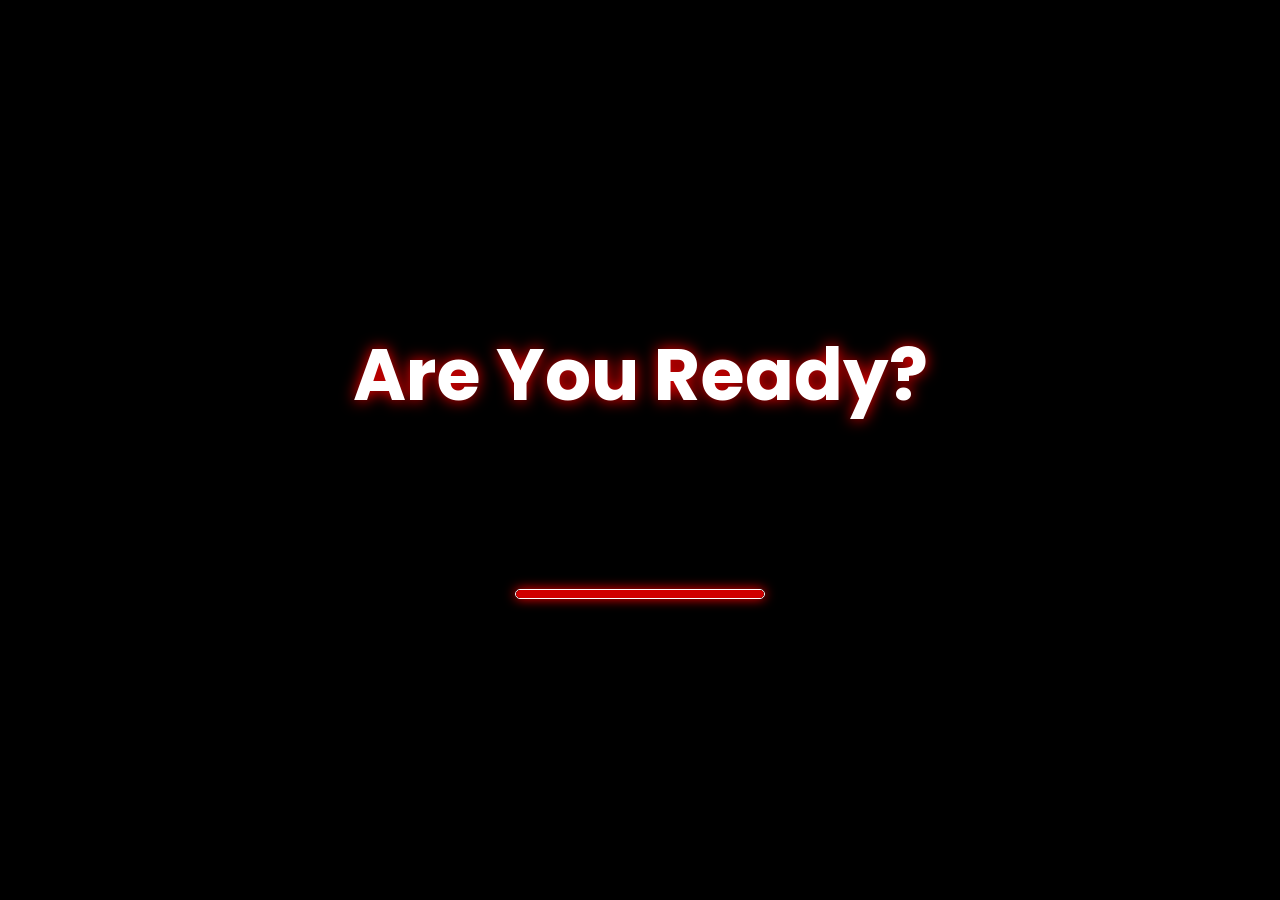
<file: index.html>
<!DOCTYPE html>
<html lang="en">
<head>
  <meta charset="UTF-8" />
  <meta name="viewport" content="width=device-width, initial-scale=1.0" />
  <meta http-equiv="X-UA-Compatible" content="ie=edge" />
  <title>Happy Birthday</title>

  <link rel="stylesheet" href="style.css" />

  <style>
    @import url("https://fonts.googleapis.com/css2?family=Poppins:wght@100;200;300;400;500;600;700;800;900&display=swap");

    * {
      margin: 0;
      padding: 0;
      font-family: "Poppins", sans-serif;
      box-sizing: border-box;
    }

    body {
      overflow: hidden;
      height: 100vh;
      width: 100%;
      background: #000;
    }

    /* HALAMAN COUNTDOWN */
    .front {
      position: fixed;
      top: 0;
      left: 0;
      height: 100%;
      width: 100%;
      background:
        linear-gradient(rgba(0,0,0,0.65), rgba(0,0,0,0.88)),
        url("https://images.unsplash.com/photo-1519608487953-e999c86e7455?auto=format&fit=crop&w=1600&q=80");
      background-size: cover;
      background-position: center;
      display: flex;
      flex-direction: column;
      align-items: center;
      justify-content: center;
      color: #fff;
      text-shadow: 0 0 15px #ff0000;
      z-index: 20;
    }

    .front .info {
      padding: 20px 15px;
      font-size: 4.5rem;
      font-weight: bolder;
      text-align: center;
    }

    .front .countdown {
      position: relative;
      font-size: 5.5rem;
      padding: 20px 15px;
    }

    .front .countdown h1 {
      display: none;
      opacity: 0;
    }

    .front .loader {
      position: relative;
      margin-top: 100px;
      width: 250px;
      height: 10px;
      border: 1px solid #fff;
      border-radius: 20px;
      overflow: hidden;
      box-shadow: 0 0 12px #ff0000;
    }

    .front .loader .fill {
      position: absolute;
      height: 100%;
      width: 0;
      background: #d00000;
      border-radius: 20px;
      animation: animate 10s linear forwards;
    }

    @keyframes animate {
      0% { width: 0; }
      100% { width: 100%; }
    }

    /* HALAMAN BIRTHDAY */
    .birthday {
      position: fixed;
      top: 0;
      left: 120%;
      height: 100%;
      width: 100%;
      background:
        radial-gradient(circle at center, #252525 0%, #080808 65%, #000 100%);
      display: flex;
      align-items: center;
      flex-direction: column;
      justify-content: center;
      color: #fff;
      text-shadow: 0 0 15px red;
      overflow: hidden;
    }

    /* EFEK SARANG LABA-LABA */
    .web-decoration {
      position: absolute;
      inset: 0;
      opacity: 0.16;
      pointer-events: none;
      background-image:
        repeating-radial-gradient(
          circle at top right,
          transparent 0,
          transparent 45px,
          #e32636 47px,
          transparent 49px
        );
      z-index: 0;
    }

    .birthday h1:nth-child(1) {
      font-size: 4.3rem;
      margin-left: 150%;
    }

    .birthday h1.year {
      font-size: 12.3rem;
      margin-top: 80%;
    }

    .birthday .greeting,
    .birthday .year {
      position: relative;
      z-index: 5;
    }

    /* SPIDERMAN */
    .spiderman {
      position: absolute;
      right: 2%;
      bottom: 0;
      height: 75vh;
      max-width: 48%;
      object-fit: contain;
      z-index: 3;
      pointer-events: none;
      filter: drop-shadow(0 0 20px rgba(255, 0, 0, 0.7));
      animation: spideyFloat 3s ease-in-out infinite;
    }

    @keyframes spideyFloat {
      0%, 100% { transform: translateY(0); }
      50% { transform: translateY(-15px); }
    }

    /* PERCAKAPAN SPIDERMAN */
    .spiderman-talk {
      position: absolute;
      right: 29%;
      top: 30%;
      width: 250px;
      padding: 17px;
      background: #fff;
      color: #171717;
      border: 4px solid #e32636;
      border-radius: 22px;
      z-index: 6;
      text-align: center;
      transform: rotate(-3deg);
      box-shadow: 6px 7px 0 #8b111b;
      animation: talkFloat 2s ease-in-out infinite;
      text-shadow: none;
      overflow: visible;
    }

    .spiderman-talk::after {
      content: "";
      position: absolute;
      right: -18px;
      bottom: 20px;
      border-width: 12px 0 12px 18px;
      border-style: solid;
      border-color: transparent transparent transparent #fff;
    }

    .comic-title {
      display: block;
      font-size: 19px;
      font-weight: 900;
      color: #e32636;
    }

    .spiderman-talk p {
      font-size: 12px;
      font-weight: 700;
      line-height: 1.5;
      margin: 9px 0;
    }

    .comic-boom {
      display: inline-block;
      background: #e32636;
      color: white;
      padding: 5px 13px;
      font-weight: 900;
      font-size: 12px;
      transform: rotate(3deg);
    }

    @keyframes talkFloat {
      0%, 100% { translate: 0 0; }
      50% { translate: 0 -9px; }
    }

    /* KARAKTER KARTUN */
    .cartoon-friends {
      position: absolute;
      bottom: 12px;
      left: 8%;
      display: flex;
      justify-content: center;
      align-items: end;
      gap: 15px;
      z-index: 7;
    }

    .friend {
      display: flex;
      flex-direction: column;
      align-items: center;
      gap: 5px;
      animation: friendFloat 2.5s ease-in-out infinite;
    }

    .friend:nth-child(2) {
      animation-delay: .3s;
    }

    .friend:nth-child(3) {
      animation-delay: .6s;
    }

    .friend img {
      width: 95px;
      height: 115px;
      object-fit: contain;
      filter: drop-shadow(0 5px 8px #000);
    }

    .friend span {
      color: white;
      font-size: 10px;
      font-weight: 900;
      background: #e32636;
      padding: 4px 9px;
      border-radius: 10px;
      text-shadow: none;
    }

    @keyframes friendFloat {
      0%, 100% { transform: translateY(0); }
      50% { transform: translateY(-10px); }
    }

    /* TOMBOL */
    .buttons {
      display: flex;
      gap: 20px;
      margin-top: 20px;
      position: relative;
      z-index: 8;
    }

    .btn {
      padding: 15px 30px;
      font-size: 1.5rem;
      color: #fff;
      background: #b00000;
      border: 2px solid #fff;
      border-radius: 8px;
      cursor: pointer;
      transition: transform 0.3s ease, background-color 0.3s ease;
      box-shadow: 0 0 12px red;
    }

    .btn:hover {
      transform: scale(1.05);
      background: #000;
      box-shadow: 0 0 20px red;
    }

    /* KEMBANG API */
    .firework {
      position: absolute;
      z-index: 9;
      top: 50%;
      left: 50%;
      transform: translate(-50%, -50%);
      width: 0.5vmin;
      aspect-ratio: 1;
      background: transparent;
      background-size: 0.5vmin 0.5vmin;
      background-repeat: no-repeat;
      animation: firework 1s infinite;
      animation-delay: 14s;
    }

    @keyframes firework {
      0% {
        transform: translate(-50%, 60vh);
        width: 0.5vmin;
        opacity: 1;
      }
      50% {
        width: 0.5vmin;
        opacity: 1;
      }
      100% {
        width: 45vmin;
        opacity: 0;
      }
    }

    .firework::before,
    .firework::after {
      content: "";
      position: absolute;
      top: 50%;
      left: 50%;
      transform: translate(-50%, -50%);
      width: 0.5vmin;
      aspect-ratio: 1;
      background:
        radial-gradient(circle, #fff 0.3vmin, #0000 0) 50% 0%,
        radial-gradient(circle, #fff 0.3vmin, #0000 0) 0% 50%,
        radial-gradient(circle, #ff0000 0.5vmin, #0000 0) 50% 99%,
        radial-gradient(circle, #fff 0.3vmin, #0000 0) 99% 50%,
        radial-gradient(circle, #ff0000 0.5vmin, #0000 0) 80% 90%,
        radial-gradient(circle, #fff 0.5vmin, #0000 0) 95% 90%,
        radial-gradient(circle, #ff0000 0.5vmin, #0000 0) 10% 60%,
        radial-gradient(circle, #fff 0.3vmin, #0000 0) 31% 80%,
        radial-gradient(circle, #fff 0.3vmin, #0000 0) 80% 10%,
        radial-gradient(circle, #ff0000 0.2vmin, #0000 0) 90% 23%,
        radial-gradient(circle, #fff 0.3vmin, #0000 0) 45% 20%;
      background-size: 0.5vmin 0.5vmin;
      background-repeat: no-repeat;
      opacity: 0;
      animation: firework 1s infinite;
      animation-delay: 14s;
    }

    .firework::before {
      transform: translate(-50%, -50%) rotate(25deg) !important;
    }

    .firework::after {
      transform: translate(-50%, -50%) rotate(-37deg) !important;
    }

    /* RESPONSIVE HP */
    @media only screen and (max-width: 600px) {
      .front .info {
        font-size: 2rem;
      }

      .front .countdown {
        font-size: 3rem;
      }

      .front .loader {
        margin-top: 50px;
        width: 200px;
        height: 8px;
      }

      .birthday h1:nth-child(1) {
        font-size: 2rem;
        margin-left: 120%;
      }

      .birthday h1.year {
        font-size: 6rem;
        margin-top: 50%;
      }

      .spiderman {
        height: 48vh;
        max-width: 75%;
        right: -5%;
        opacity: 0.85;
      }

      .spiderman-talk {
        right: 5%;
        top: 25%;
        width: 170px;
        padding: 10px;
      }

      .comic-title {
        font-size: 14px;
      }

      .spiderman-talk p {
        font-size: 10px;
      }

      .comic-boom {
        font-size: 10px;
      }

      .cartoon-friends {
        left: 5%;
        bottom: 8px;
        gap: 8px;
      }

      .friend img {
        width: 65px;
        height: 80px;
      }

      .friend span {
        font-size: 8px;
      }

      .buttons {
        gap: 10px;
        margin-top: 15px;
      }

      .btn {
        padding: 10px 18px;
        font-size: 1rem;
      }
    }

    /* RAPIIKAN TAMPILAN BIRTHDAY */
    .birthday {
      overflow: hidden;
      position: fixed;
    }

    /* JUDUL */
    .birthday .greeting {
      position: absolute;
      top: 13%;
      left: 8%;
      margin: 0 !important;
      font-size: clamp(2rem, 5vw, 4.3rem);
      z-index: 5;
    }

    .birthday .year {
      display: none;
    }

    /* SPIDERMAN */
    .spiderman {
      position: absolute;
      right: 2%;
      bottom: 5%;
      height: 65vh;
      max-width: 40%;
      object-fit: contain;
      z-index: 3;
    }

    /* BALON PERCAKAPAN */
    .spiderman-talk {
      position: absolute;
      top: 25%;
      right: 24%;
      width: 210px;
      padding: 12px;
      z-index: 6;
      transform: rotate(-2deg);
    }

    .spiderman-talk p {
      font-size: 11px;
      line-height: 1.4;
    }

    /* TOMBOL */
    .birthday .buttons {
      position: absolute;
      top: 38%;
      left: 8%;
      margin: 0;
      z-index: 10;
    }

    .birthday .btn {
      font-size: 1.1rem;
      padding: 12px 25px;
    }

    /* KARAKTER KARTUN */
    .cartoon-friends {
      position: absolute;
      left: 7%;
      bottom: 5%;
      display: flex;
      gap: 12px;
      z-index: 8;
    }

    .friend img {
      width: 85px;
      height: 100px;
      object-fit: contain;
    }

    /* RESPONSIVE */
    @media (max-width: 600px) {
      .birthday .greeting {
        top: 10%;
        left: 5%;
        font-size: 2rem;
      }

      .spiderman {
        height: 43vh;
        max-width: 65%;
        right: -5%;
        bottom: 15%;
      }

      .spiderman-talk {
        top: 25%;
        right: 5%;
        width: 155px;
        padding: 9px;
      }

      .spiderman-talk p {
        font-size: 9px;
      }

      .birthday .buttons {
        top: 45%;
        left: 5%;
      }

      .birthday .btn {
        font-size: .9rem;
        padding: 9px 14px;
      }

      .cartoon-friends {
        left: 5%;
        bottom: 3%;
        gap: 5px;
      }

      .friend img {
        width: 58px;
        height: 70px;
      }

      .friend span {
        font-size: 7px;
      }
    }

    /* RESPONSIVE LAPTOP, TABLET DAN HP */
    @media (min-width: 901px) {
      .birthday .greeting {
        top: 12%;
        left: 7%;
        font-size: 4rem;
      }

      .birthday .buttons {
        top: 38%;
        left: 8%;
      }

      .spiderman {
        height: 68vh;
        right: 2%;
      }

      .spiderman-talk {
        top: 24%;
        right: 25%;
        width: 220px;
      }

      .cartoon-friends {
        left: 7%;
        bottom: 3%;
      }
    }

    /* TABLET */
    @media (min-width: 601px) and (max-width: 900px) {
      .birthday .greeting {
        top: 12%;
        left: 5%;
        font-size: 3rem;
      }

      .birthday .buttons {
        top: 35%;
        left: 5%;
        gap: 10px;
      }

      .birthday .btn {
        font-size: 1rem;
        padding: 10px 18px;
      }

      .spiderman {
        height: 58vh;
        max-width: 48%;
        right: 0;
      }

      .spiderman-talk {
        top: 24%;
        right: 23%;
        width: 185px;
        padding: 12px;
      }

      .cartoon-friends {
        left: 4%;
        bottom: 3%;
        gap: 8px;
      }

      .friend img {
        width: 70px;
        height: 85px;
      }
    }

    /* HP */
    @media (max-width: 600px) {
      .front .info {
        font-size: 2rem;
      }

      .front .countdown {
        font-size: 3rem;
      }

      .front .loader {
        width: 190px;
        margin-top: 45px;
      }

      .birthday {
        padding: 10px;
      }

      .birthday .greeting {
        position: absolute;
        top: 9%;
        left: 0;
        width: 100%;
        text-align: center;
        font-size: clamp(1.7rem, 8vw, 2.5rem);
        margin: 0 !important;
      }

      /* Spider-Man di bagian kanan bawah */
      .spiderman {
        position: absolute;
        height: 40vh;
        max-width: 65%;
        right: -3%;
        bottom: 16%;
        opacity: 1;
      }

      /* Balon percakapan */
      .spiderman-talk {
        position: absolute;
        top: 23%;
        right: 4%;
        width: 155px;
        padding: 9px;
        border-width: 3px;
        border-radius: 15px;
      }

      .comic-title {
        font-size: 13px;
      }

      .spiderman-talk p {
        font-size: 9px;
        line-height: 1.4;
        margin: 6px 0;
      }

      .comic-boom {
        font-size: 9px;
        padding: 4px 8px;
      }

      /* Tombol di sebelah kiri */
      .birthday .buttons {
        position: absolute;
        top: 39%;
        left: 5%;
        display: flex;
        flex-direction: column;
        gap: 9px;
        margin: 0;
      }

      .birthday .btn {
        font-size: 0.95rem;
        padding: 9px 18px;
      }

      /* SpongeBob, Upin, Ipin */
      .cartoon-friends {
        position: absolute;
        left: 50%;
        bottom: 2%;
        transform: translateX(-50%);
        width: 95%;
        justify-content: center;
        gap: 8px;
      }

      .friend img {
        width: clamp(48px, 17vw, 68px);
        height: clamp(60px, 20vw, 82px);
      }

      .friend span {
        font-size: 7px;
        padding: 3px 6px;
      }

      .web-decoration {
        opacity: 0.10;
      }
    }

    /* HP KECIL */
    @media (max-width: 380px) {
      .birthday .greeting {
        font-size: 1.6rem;
      }

      .spiderman {
        height: 35vh;
        right: -5%;
      }

      .spiderman-talk {
        width: 140px;
        right: 3%;
        top: 22%;
      }

      .birthday .buttons {
        top: 40%;
        left: 4%;
      }

      .birthday .btn {
        font-size: 0.85rem;
        padding: 8px 12px;
      }

      .cartoon-friends {
        gap: 4px;
      }

      .friend img {
        width: 48px;
        height: 60px;
      }

      .friend span {
        font-size: 6px;
      }
    }

    /* HP LANDSCAPE */
    @media (max-height: 500px) and (orientation: landscape) {
      .birthday .greeting {
        top: 5%;
        left: 5%;
        font-size: 2rem;
      }

      .spiderman {
        height: 70vh;
        right: 2%;
      }

      .spiderman-talk {
        top: 20%;
        right: 25%;
        width: 170px;
      }

      .birthday .buttons {
        top: 48%;
        left: 5%;
      }

      .cartoon-friends {
        bottom: 1%;
        left: 5%;
      }

      .friend img {
        width: 45px;
        height: 50px;
      }
    }

    /* FOTO POLAROID LEBIH KECIL DI HP */
    @media (max-width: 700px) {
      .memory-wall {
        width: 100%;
        max-width: 310px;
        margin: 0 auto;
        padding: 8px;
        display: grid;
        grid-template-columns: repeat(2, minmax(0, 1fr));
        gap: 8px;
        justify-items: center;
      }

      .polaroid {
        width: 100%;
        max-width: 135px;
        padding: 5px 5px 8px;
        margin: 0;
      }

      .polaroid img {
        width: 100%;
        height: 105px;
        object-fit: cover;
      }

      .polaroid p {
        font-size: 9px;
        margin-top: 5px;
      }
    }

    /* HP KECIL */
    @media (max-width: 380px) {
      .memory-wall {
        max-width: 270px;
        gap: 7px;
      }

      .polaroid {
        max-width: 118px;
      }

      .polaroid img {
        height: 90px;
      }

      .polaroid p {
        font-size: 8px;
      }
    }
  </style>
</head>

<body>

  <!-- COUNTDOWN -->
  <div class="front">
    <p class="info">Are You Ready?</p>

    <div class="countdown">
      <h1 class="three">3</h1>
      <h1 class="two">2</h1>
      <h1 class="one">1</h1>
    </div>

    <div class="loader">
      <div class="fill"></div>
    </div>
  </div>

  <!-- HALAMAN ULANG TAHUN -->
  <div class="birthday">

    <div class="web-decoration"></div>

    <h1 class="greeting">Happy Birthday</h1>
    <h1 class="year"></h1>

    <!-- SPIDERMAN -->
    <img
      class="spiderman"
      src="spiderman.png"
      alt="Spider-Man"
    />

    <!-- TEKS PERCAKAPAN SPIDERMAN -->
    <div class="spiderman-talk">
      <span class="comic-title">HEY, YOU! 🕷️</span>
      <p>
        Yo! Someone special is having a birthday today!
        Are you ready for the biggest surprise?
      </p>
      <span class="comic-boom">LET'S GO!</span>
    </div>

    <!-- SPONGEBOB DAN UPIN -->
    <div class="cartoon-friends">

      <div class="friend">
        <img src="spo.png" alt="SpongeBob" />
      </div>

      <div class="friend">
        <img src="ip.png" alt="Upin" />
      </div>

    </div>

    <!-- TOMBOL -->
    <div class="buttons">
      <button
        class="btn"
        type="button"
        onclick="window.location.href='halaman1.html'">
        Next
      </button>

      <button
        class="btn"
        type="button"
        onclick="window.location.href='flowers.html'">
        Surprise
      </button>
    </div>

    <!-- FIREWORKS -->
    <div class="firework"></div>
    <div class="firework"></div>
    <div class="firework"></div>
    <div class="firework"></div>
    <div class="firework"></div>
    <div class="firework"></div>
    <div class="firework"></div>
    <div class="firework"></div>
    <div class="firework"></div>
    <div class="firework"></div>

  </div>

  <!-- GSAP -->
  <script
    src="https://cdnjs.cloudflare.com/ajax/libs/gsap/3.11.4/gsap.min.js"
    integrity="sha512-f8mwTB+Bs8a5c46DEm7HQLcJuHMBaH/UFlcgyetMqqkvTcYg4g5VXsYR71b3qC82lZytjNYvBj2pf0VekA9/FQ=="
    crossorigin="anonymous"
    referrerpolicy="no-referrer">
  </script>

  <script>
    window.onload = () => {

      gsap.to(".info", {
        opacity: 0,
        display: "none",
        duration: 1,
        delay: 6
      });

      gsap.to("h1.three", {
        opacity: 1,
        display: "block",
        duration: 0.5,
        delay: 7
      });

      gsap.to("h1.three", {
        opacity: 0,
        display: "none",
        duration: 0.5,
        delay: 7.5
      });

      gsap.to("h1.two", {
        opacity: 1,
        display: "block",
        duration: 0.5,
        delay: 8
      });

      gsap.to("h1.two", {
        opacity: 0,
        display: "none",
        duration: 0.5,
        delay: 8.5
      });

      gsap.to("h1.one", {
        opacity: 1,
        display: "block",
        duration: 0.5,
        delay: 9
      });

      gsap.to("h1.one", {
        opacity: 0,
        display: "none",
        duration: 0.5,
        delay: 9.5
      });

      gsap.to(".loader", {
        opacity: 0,
        display: "none",
        duration: 0.5,
        delay: 10
      });

      gsap.to(".front", {
        left: "-100%",
        duration: 1.2,
        delay: 10.5,
        ease: "power2.inOut"
      });

      gsap.to(".birthday", {
        left: "0",
        duration: 1,
        delay: 10.7,
        ease: "power2.inOut"
      });

      gsap.to("h1.greeting", {
        marginLeft: "0",
        duration: 1.5,
        delay: 11.3,
        ease: "power2.inOut"
      });

      gsap.to("h1.year", {
        marginTop: "0",
        duration: 2.5,
        delay: 12,
        ease: "power2.inOut"
      });

      /* POSISI FIREWORK BERUBAH ACAK */
      const fireworks = document.querySelectorAll(".firework");

      setInterval(() => {
        fireworks.forEach((firework) => {
          firework.style.top =
            `${Math.random() * window.innerHeight}px`;

          firework.style.left =
            `${Math.random() * window.innerWidth}px`;
        });
      }, 1000);

    };
  </script>

</body>
</html>
</file>
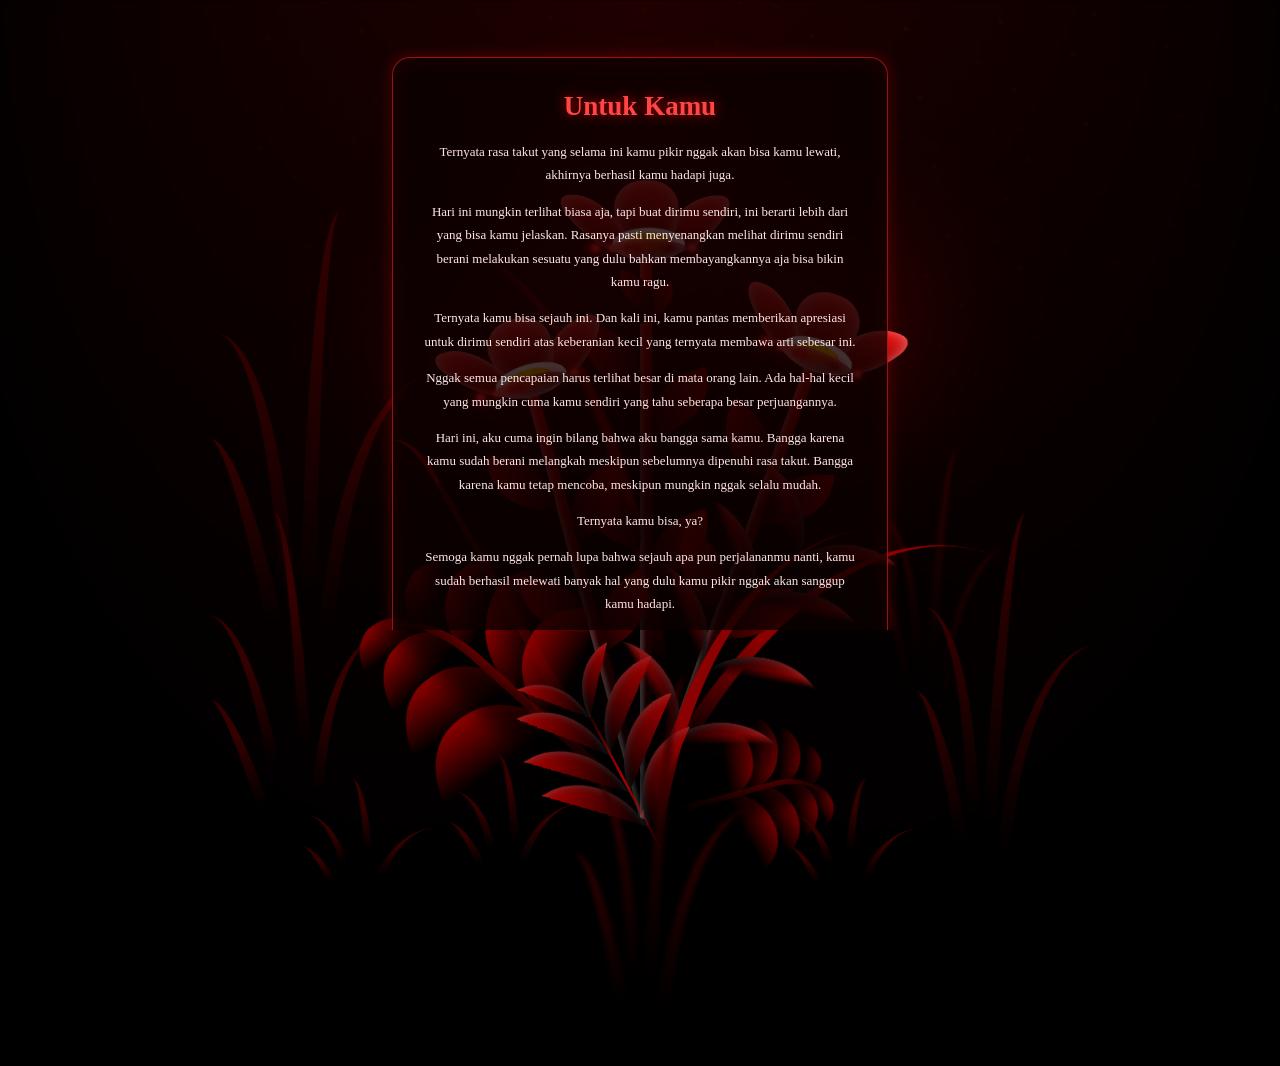
<file: flowers.html>
<!DOCTYPE html>
<html lang="en">
<head>
  <meta charset="UTF-8">
  <title></title>
  <link rel="stylesheet" href="./style.css">

  <style>
    /* Appreciation Message */
    .appreciation {
      position: absolute;
      top: 5%;
      left: 50%;
      transform: translateX(-50%);
      width: min(90%, 520px);
      max-height: 65vh;
      overflow-y: auto;
      z-index: 100;
      padding: 12px;
      box-sizing: border-box;
      opacity: 0;
      animation: messageAppear 2s ease 4s forwards;
    }

    .message-card {
      padding: 25px 28px;
      text-align: center;
      color: #ffe6e6;
      background: rgba(12, 0, 0, 0.78);
      border: 1px solid rgba(255, 40, 40, 0.55);
      border-radius: 18px;
      box-shadow:
        0 0 15px rgba(255, 0, 0, 0.25),
        inset 0 0 25px rgba(150, 0, 0, 0.12);
      backdrop-filter: blur(8px);
    }

    .message-heart {
      color: #ff3030;
      font-size: 25px;
      text-shadow: 0 0 15px red;
    }

    .message-card h2 {
      color: #ff4545;
      font-size: 27px;
      margin: 8px 0 18px;
      text-shadow: 0 0 12px rgba(255, 0, 0, 0.7);
    }

    .message-card p {
      font-size: 13px;
      line-height: 1.8;
      margin: 0 0 13px;
    }

    .message-card .closing {
      color: #ff7777;
      font-style: italic;
      font-weight: bold;
      margin-top: 20px;
    }

    @keyframes messageAppear {
      from {
        opacity: 0;
        transform: translate(-50%, 20px);
      }
      to {
        opacity: 1;
        transform: translate(-50%, 0);
      }
    }

    @media (max-width: 600px) {
      .appreciation {
        top: 3%;
        width: 94%;
        max-height: 62vh;
      }

      .message-card {
        padding: 18px 17px;
      }

      .message-card h2 {
        font-size: 23px;
      }

      .message-card p {
        font-size: 11px;
        line-height: 1.65;
      }
    }
  </style>
</head>

<body class="not-loaded">
  <div class="night"></div>
  <div class="flowers">
    <div class="flower flower--1">
      <div class="flower__leafs flower__leafs--1">
        <div class="flower__leaf flower__leaf--1"></div>
        <div class="flower__leaf flower__leaf--2"></div>
        <div class="flower__leaf flower__leaf--3"></div>
        <div class="flower__leaf flower__leaf--4"></div>
        <div class="flower__white-circle"></div>

        <div class="flower__light flower__light--1"></div>
        <div class="flower__light flower__light--2"></div>
        <div class="flower__light flower__light--3"></div>
        <div class="flower__light flower__light--4"></div>
        <div class="flower__light flower__light--5"></div>
        <div class="flower__light flower__light--6"></div>
        <div class="flower__light flower__light--7"></div>
        <div class="flower__light flower__light--8"></div>
      </div>

      <div class="flower__line">
        <div class="flower__line__leaf flower__line__leaf--1"></div>
        <div class="flower__line__leaf flower__line__leaf--2"></div>
        <div class="flower__line__leaf flower__line__leaf--3"></div>
        <div class="flower__line__leaf flower__line__leaf--4"></div>
        <div class="flower__line__leaf flower__line__leaf--5"></div>
        <div class="flower__line__leaf flower__line__leaf--6"></div>
      </div>
    </div>

    <div class="flower flower--2">
      <div class="flower__leafs flower__leafs--2">
        <div class="flower__leaf flower__leaf--1"></div>
        <div class="flower__leaf flower__leaf--2"></div>
        <div class="flower__leaf flower__leaf--3"></div>
        <div class="flower__leaf flower__leaf--4"></div>
        <div class="flower__white-circle"></div>

        <div class="flower__light flower__light--1"></div>
        <div class="flower__light flower__light--2"></div>
        <div class="flower__light flower__light--3"></div>
        <div class="flower__light flower__light--4"></div>
        <div class="flower__light flower__light--5"></div>
        <div class="flower__light flower__light--6"></div>
        <div class="flower__light flower__light--7"></div>
        <div class="flower__light flower__light--8"></div>
      </div>

      <div class="flower__line">
        <div class="flower__line__leaf flower__line__leaf--1"></div>
        <div class="flower__line__leaf flower__line__leaf--2"></div>
        <div class="flower__line__leaf flower__line__leaf--3"></div>
        <div class="flower__line__leaf flower__line__leaf--4"></div>
      </div>
    </div>

    <div class="flower flower--3">
      <div class="flower__leafs flower__leafs--3">
        <div class="flower__leaf flower__leaf--1"></div>
        <div class="flower__leaf flower__leaf--2"></div>
        <div class="flower__leaf flower__leaf--3"></div>
        <div class="flower__leaf flower__leaf--4"></div>
        <div class="flower__white-circle"></div>

        <div class="flower__light flower__light--1"></div>
        <div class="flower__light flower__light--2"></div>
        <div class="flower__light flower__light--3"></div>
        <div class="flower__light flower__light--4"></div>
        <div class="flower__light flower__light--5"></div>
        <div class="flower__light flower__light--6"></div>
        <div class="flower__light flower__light--7"></div>
        <div class="flower__light flower__light--8"></div>
      </div>

      <div class="flower__line">
        <div class="flower__line__leaf flower__line__leaf--1"></div>
        <div class="flower__line__leaf flower__line__leaf--2"></div>
        <div class="flower__line__leaf flower__line__leaf--3"></div>
        <div class="flower__line__leaf flower__line__leaf--4"></div>
      </div>
    </div>

    <div class="grow-ans" style="--d:1.2s">
      <div class="flower__g-long">
        <div class="flower__g-long__top"></div>
        <div class="flower__g-long__bottom"></div>
      </div>
    </div>

    <div class="growing-grass">
      <div class="flower__grass flower__grass--1">
        <div class="flower__grass--top"></div>
        <div class="flower__grass--bottom"></div>
        <div class="flower__grass__leaf flower__grass__leaf--1"></div>
        <div class="flower__grass__leaf flower__grass__leaf--2"></div>
        <div class="flower__grass__leaf flower__grass__leaf--3"></div>
        <div class="flower__grass__leaf flower__grass__leaf--4"></div>
        <div class="flower__grass__leaf flower__grass__leaf--5"></div>
        <div class="flower__grass__leaf flower__grass__leaf--6"></div>
        <div class="flower__grass__leaf flower__grass__leaf--7"></div>
        <div class="flower__grass__leaf flower__grass__leaf--8"></div>
        <div class="flower__grass__overlay"></div>
      </div>
    </div>

    <div class="growing-grass">
      <div class="flower__grass flower__grass--2">
        <div class="flower__grass--top"></div>
        <div class="flower__grass--bottom"></div>
        <div class="flower__grass__leaf flower__grass__leaf--1"></div>
        <div class="flower__grass__leaf flower__grass__leaf--2"></div>
        <div class="flower__grass__leaf flower__grass__leaf--3"></div>
        <div class="flower__grass__leaf flower__grass__leaf--4"></div>
        <div class="flower__grass__leaf flower__grass__leaf--5"></div>
        <div class="flower__grass__leaf flower__grass__leaf--6"></div>
        <div class="flower__grass__leaf flower__grass__leaf--7"></div>
        <div class="flower__grass__leaf flower__grass__leaf--8"></div>
        <div class="flower__grass__overlay"></div>
      </div>
    </div>

    <div class="grow-ans" style="--d:2.4s">
      <div class="flower__g-right flower__g-right--1">
        <div class="leaf"></div>
      </div>
    </div>

    <div class="grow-ans" style="--d:2.8s">
      <div class="flower__g-right flower__g-right--2">
        <div class="leaf"></div>
      </div>
    </div>

    <div class="grow-ans" style="--d:2.8s">
      <div class="flower__g-front">
        <div class="flower__g-front__leaf-wrapper flower__g-front__leaf-wrapper--1">
          <div class="flower__g-front__leaf"></div>
        </div>
        <div class="flower__g-front__leaf-wrapper flower__g-front__leaf-wrapper--2">
          <div class="flower__g-front__leaf"></div>
        </div>
        <div class="flower__g-front__leaf-wrapper flower__g-front__leaf-wrapper--3">
          <div class="flower__g-front__leaf"></div>
        </div>
        <div class="flower__g-front__leaf-wrapper flower__g-front__leaf-wrapper--4">
          <div class="flower__g-front__leaf"></div>
        </div>
        <div class="flower__g-front__leaf-wrapper flower__g-front__leaf-wrapper--5">
          <div class="flower__g-front__leaf"></div>
        </div>
        <div class="flower__g-front__leaf-wrapper flower__g-front__leaf-wrapper--6">
          <div class="flower__g-front__leaf"></div>
        </div>
        <div class="flower__g-front__leaf-wrapper flower__g-front__leaf-wrapper--7">
          <div class="flower__g-front__leaf"></div>
        </div>
        <div class="flower__g-front__leaf-wrapper flower__g-front__leaf-wrapper--8">
          <div class="flower__g-front__leaf"></div>
        </div>
        <div class="flower__g-front__line"></div>
      </div>
    </div>

    <div class="grow-ans" style="--d:3.2s">
      <div class="flower__g-fr">
        <div class="leaf"></div>
        <div class="flower__g-fr__leaf flower__g-fr__leaf--1"></div>
        <div class="flower__g-fr__leaf flower__g-fr__leaf--2"></div>
        <div class="flower__g-fr__leaf flower__g-fr__leaf--3"></div>
        <div class="flower__g-fr__leaf flower__g-fr__leaf--4"></div>
        <div class="flower__g-fr__leaf flower__g-fr__leaf--5"></div>
        <div class="flower__g-fr__leaf flower__g-fr__leaf--6"></div>
        <div class="flower__g-fr__leaf flower__g-fr__leaf--7"></div>
        <div class="flower__g-fr__leaf flower__g-fr__leaf--8"></div>
      </div>
    </div>

    <div class="long-g long-g--0">
      <div class="grow-ans" style="--d:3s"><div class="leaf leaf--0"></div></div>
      <div class="grow-ans" style="--d:2.2s"><div class="leaf leaf--1"></div></div>
      <div class="grow-ans" style="--d:3.4s"><div class="leaf leaf--2"></div></div>
      <div class="grow-ans" style="--d:3.6s"><div class="leaf leaf--3"></div></div>
    </div>

    <div class="long-g long-g--1">
      <div class="grow-ans" style="--d:3.6s"><div class="leaf leaf--0"></div></div>
      <div class="grow-ans" style="--d:3.8s"><div class="leaf leaf--1"></div></div>
      <div class="grow-ans" style="--d:4s"><div class="leaf leaf--2"></div></div>
      <div class="grow-ans" style="--d:4.2s"><div class="leaf leaf--3"></div></div>
    </div>

    <div class="long-g long-g--2">
      <div class="grow-ans" style="--d:4s"><div class="leaf leaf--0"></div></div>
      <div class="grow-ans" style="--d:4.2s"><div class="leaf leaf--1"></div></div>
      <div class="grow-ans" style="--d:4.4s"><div class="leaf leaf--2"></div></div>
      <div class="grow-ans" style="--d:4.6s"><div class="leaf leaf--3"></div></div>
    </div>

    <div class="long-g long-g--3">
      <div class="grow-ans" style="--d:4s"><div class="leaf leaf--0"></div></div>
      <div class="grow-ans" style="--d:4.2s"><div class="leaf leaf--1"></div></div>
      <div class="grow-ans" style="--d:3s"><div class="leaf leaf--2"></div></div>
      <div class="grow-ans" style="--d:3.6s"><div class="leaf leaf--3"></div></div>
    </div>

    <div class="long-g long-g--4">
      <div class="grow-ans" style="--d:4s"><div class="leaf leaf--0"></div></div>
      <div class="grow-ans" style="--d:4.2s"><div class="leaf leaf--1"></div></div>
      <div class="grow-ans" style="--d:3s"><div class="leaf leaf--2"></div></div>
      <div class="grow-ans" style="--d:3.6s"><div class="leaf leaf--3"></div></div>
    </div>

    <div class="long-g long-g--5">
      <div class="grow-ans" style="--d:4s"><div class="leaf leaf--0"></div></div>
      <div class="grow-ans" style="--d:4.2s"><div class="leaf leaf--1"></div></div>
      <div class="grow-ans" style="--d:3s"><div class="leaf leaf--2"></div></div>
      <div class="grow-ans" style="--d:3.6s"><div class="leaf leaf--3"></div></div>
    </div>

    <div class="long-g long-g--6">
      <div class="grow-ans" style="--d:4.2s"><div class="leaf leaf--0"></div></div>
      <div class="grow-ans" style="--d:4.4s"><div class="leaf leaf--1"></div></div>
      <div class="grow-ans" style="--d:4.6s"><div class="leaf leaf--2"></div></div>
      <div class="grow-ans" style="--d:4.8s"><div class="leaf leaf--3"></div></div>
    </div>

    <div class="long-g long-g--7">
      <div class="grow-ans" style="--d:3s"><div class="leaf leaf--0"></div></div>
      <div class="grow-ans" style="--d:3.2s"><div class="leaf leaf--1"></div></div>
      <div class="grow-ans" style="--d:3.5s"><div class="leaf leaf--2"></div></div>
      <div class="grow-ans" style="--d:3.6s"><div class="leaf leaf--3"></div></div>
    </div>
  </div>

  <!-- Appreciation Message -->
  <div class="appreciation">
    <div class="message-card">
      <span class="message-heart"></span>
      <h2>Untuk Kamu</h2>

      <p>
        Ternyata rasa takut yang selama ini kamu pikir nggak akan bisa
        kamu lewati, akhirnya berhasil kamu hadapi juga.
      </p>

      <p>
        Hari ini mungkin terlihat biasa aja, tapi buat dirimu sendiri,
        ini berarti lebih dari yang bisa kamu jelaskan. Rasanya pasti
        menyenangkan melihat dirimu sendiri berani melakukan sesuatu
        yang dulu bahkan membayangkannya aja bisa bikin kamu ragu.
      </p>

      <p>
        Ternyata kamu bisa sejauh ini. Dan kali ini, kamu pantas
        memberikan apresiasi untuk dirimu sendiri atas keberanian
        kecil yang ternyata membawa arti sebesar ini.
      </p>

      <p>
        Nggak semua pencapaian harus terlihat besar di mata orang lain.
        Ada hal-hal kecil yang mungkin cuma kamu sendiri yang tahu
        seberapa besar perjuangannya.
      </p>

      <p>
        Hari ini, aku cuma ingin bilang bahwa aku bangga sama kamu.
        Bangga karena kamu sudah berani melangkah meskipun sebelumnya
        dipenuhi rasa takut. Bangga karena kamu tetap mencoba,
        meskipun mungkin nggak selalu mudah.
      </p>

      <p>Ternyata kamu bisa, ya?</p>

      <p>
        Semoga kamu nggak pernah lupa bahwa sejauh apa pun perjalananmu
        nanti, kamu sudah berhasil melewati banyak hal yang dulu kamu
        pikir nggak akan sanggup kamu hadapi.
      </p>

      <p class="closing">
        You deserve to be proud of yourself.<br>
        And I'm proud of you, too. ♥
      </p>
    </div>
  </div>

  <!-- Music -->
  <audio id="background-music" autoplay loop>
    <source src="menari.mp3" type="audio/mpeg">
    Your browser does not support the audio element.
  </audio>

  <script src="script.js"></script>
  <script>
    window.addEventListener('load', function() {
      const audio = document.getElementById('background-music');
      audio.muted = false;
    });
  </script>
</body>
</html>
</file>
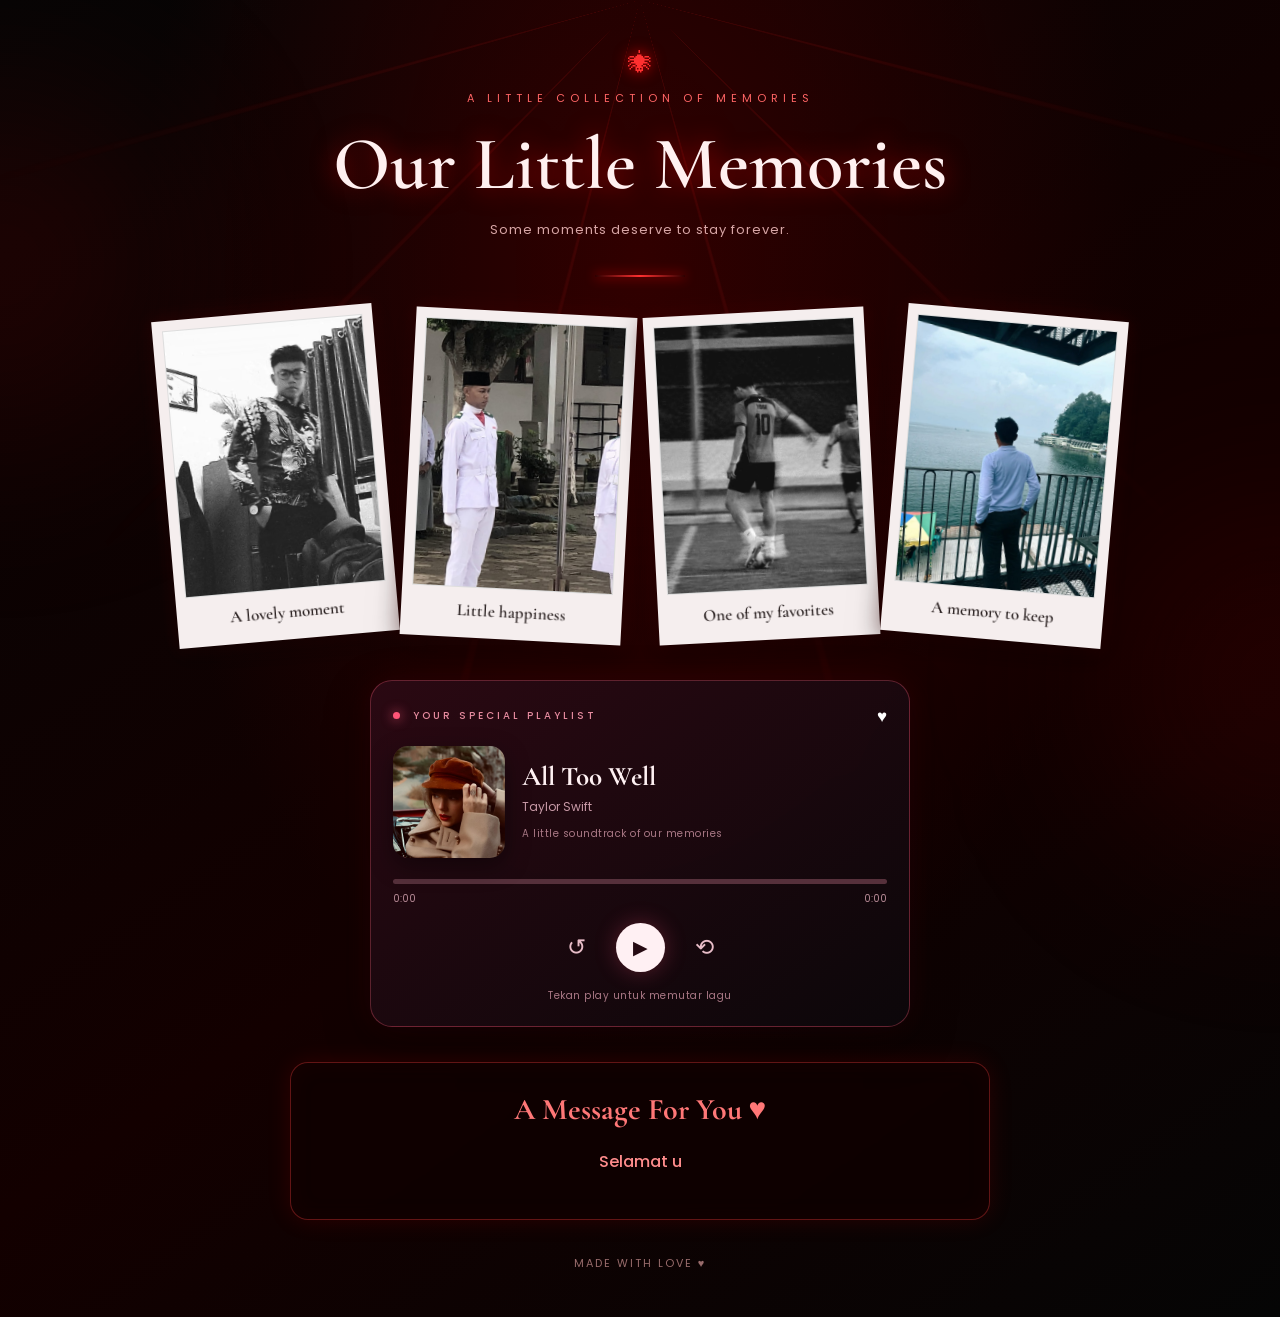
<file: halaman1.html>
<!DOCTYPE html>
<html lang="id">
<head>
<meta charset="UTF-8">
<meta name="viewport" content="width=device-width, initial-scale=1.0">
<title>Our Little Memories</title>

<link rel="preconnect" href="https://fonts.googleapis.com">
<link rel="preconnect" href="https://fonts.gstatic.com" crossorigin>
<link href="https://fonts.googleapis.com/css2?family=Cormorant+Garamond:wght@400;500;600;700&family=Poppins:wght@300;400;500;600&display=swap" rel="stylesheet">

<style>
* {
    margin: 0;
    padding: 0;
    box-sizing: border-box;
}

body {
    min-height: 100vh;
    background:
        radial-gradient(ellipse at 50% 20%, #310000 0%, transparent 55%),
        linear-gradient(145deg, #050505, #130000 55%, #050505);
    color: #fff;
    font-family: 'Poppins', sans-serif;
    overflow-x: hidden;
    padding: 45px 20px;
    position: relative;
}

body::before {
    content: "";
    position: fixed;
    inset: 0;
    pointer-events: none;
    opacity: 0.12;
    background:
        repeating-conic-gradient(
            from 0deg at 50% 0%,
            transparent 0deg 14deg,
            #ff2424 14.3deg 14.6deg,
            transparent 15deg 30deg
        );
    mask-image: radial-gradient(ellipse at top, black, transparent 75%);
    z-index: 0;
}

.ambient-glow {
    position: fixed;
    width: 350px;
    height: 350px;
    border-radius: 50%;
    background: rgba(200, 0, 0, 0.12);
    filter: blur(100px);
    pointer-events: none;
    z-index: 0;
}

.glow-one {
    top: 10%;
    left: -180px;
}

.glow-two {
    bottom: 5%;
    right: -180px;
}

.container {
    position: relative;
    z-index: 2;
    width: 100%;
    max-width: 950px;
    margin: auto;
    text-align: center;
}

.eyebrow {
    color: #ff6565;
    letter-spacing: 5px;
    font-size: 11px;
    text-transform: uppercase;
    margin-bottom: 12px;
}

h1 {
    font-family: 'Cormorant Garamond', serif;
    font-size: clamp(42px, 8vw, 75px);
    font-weight: 600;
    color: #fff0f0;
    text-shadow: 0 0 25px rgba(255, 0, 0, 0.5);
    margin-bottom: 10px;
}

.subtitle {
    color: #d7a5a5;
    font-size: 13px;
    letter-spacing: 1px;
    margin-bottom: 35px;
}

.divider {
    width: 90px;
    height: 2px;
    background: linear-gradient(90deg, transparent, #ff3030, transparent);
    margin: 0 auto 35px;
    box-shadow: 0 0 12px #ff0000;
}

/* POLAROID */

.memory-wall {
    display: grid;
    grid-template-columns: repeat(4, minmax(0, 1fr));
    gap: 22px;
    align-items: center;
    margin: 0 auto 40px;
}

.polaroid {
    background: #f5eeee;
    padding: 10px 10px 17px;
    box-shadow:
        0 8px 25px rgba(0, 0, 0, 0.55),
        0 0 18px rgba(255, 0, 0, 0.13);
    transition: transform 0.4s ease, box-shadow 0.4s ease;
    animation: photoAppear 1s ease both;
}

.polaroid:nth-child(1) {
    transform: rotate(-5deg);
    animation-delay: 0.2s;
}

.polaroid:nth-child(2) {
    transform: rotate(3deg);
    animation-delay: 0.4s;
}

.polaroid:nth-child(3) {
    transform: rotate(-3deg);
    animation-delay: 0.6s;
}

.polaroid:nth-child(4) {
    transform: rotate(5deg);
    animation-delay: 0.8s;
}

.polaroid:hover {
    transform: rotate(0deg) translateY(-10px) scale(1.04);
    box-shadow:
        0 15px 35px rgba(0, 0, 0, 0.7),
        0 0 25px rgba(255, 0, 0, 0.35);
    z-index: 5;
}

.polaroid img {
    display: block;
    width: 100%;
    aspect-ratio: 3 / 4;
    object-fit: cover;
    background: #260909;
    border: 1px solid #ddd;
}

.caption {
    color: #292020;
    font-family: 'Cormorant Garamond', serif;
    font-size: 17px;
    font-weight: 600;
    margin-top: 12px;
}

@keyframes photoAppear {
    from {
        opacity: 0;
        translate: 0 25px;
    }
    to {
        opacity: 1;
        translate: 0 0;
    }
}

/* SPOTIFY STYLE MUSIC PLAYER */

.music-card {
    max-width: 540px;
    margin: 0 auto 35px;
    padding: 22px;
    background: linear-gradient(145deg, rgba(43, 9, 19, 0.96), rgba(12, 7, 10, 0.97));
    border: 1px solid rgba(255, 90, 120, 0.32);
    border-radius: 22px;
    text-align: left;
    box-shadow:
        0 15px 45px rgba(0, 0, 0, 0.4),
        0 0 30px rgba(190, 0, 45, 0.13);
    backdrop-filter: blur(12px);
}

.music-top {
    display: flex;
    align-items: center;
    justify-content: space-between;
    margin-bottom: 17px;
}

.music-label {
    font-size: 10px;
    letter-spacing: 3px;
    color: #e58a9e;
    font-weight: 500;
}

.music-dot {
    width: 7px;
    height: 7px;
    border-radius: 50%;
    background: #ff5577;
    box-shadow: 0 0 12px #ff5577;
    display: inline-block;
    margin-right: 7px;
}

.track-main {
    display: flex;
    gap: 17px;
    align-items: center;
}

.album-art {
    width: 112px;
    height: 112px;
    flex: 0 0 112px;
    border-radius: 15px;
    overflow: hidden;
    position: relative;
    background: radial-gradient(circle at 35% 30%, #8c263d, #35101d 55%, #10070c);
    box-shadow: 0 8px 25px rgba(0, 0, 0, 0.4);
}

.album-art img {
    display: block;
    width: 100%;
    height: 100%;
    object-fit: cover;
}

.track-info {
    min-width: 0;
}

.track-title {
    font-family: 'Cormorant Garamond', serif;
    font-size: 27px;
    font-weight: 700;
    color: #fff1f3;
    line-height: 1.1;
}

.track-artist {
    font-size: 12px;
    color: #c99aa7;
    margin-top: 7px;
}

.track-note {
    font-size: 10px;
    color: #a97885;
    margin-top: 10px;
    letter-spacing: 0.5px;
}

/* PROGRESS BAR */

.progress-wrap {
    margin-top: 21px;
}

.progress {
    width: 100%;
    height: 5px;
    border-radius: 10px;
    background: #56303b;
    cursor: pointer;
    overflow: hidden;
}

.progress-fill {
    height: 100%;
    width: 0%;
    background: linear-gradient(90deg, #d72d54, #ff8ca5);
    border-radius: 10px;
}

.time-row {
    display: flex;
    justify-content: space-between;
    color: #b98c98;
    font-size: 10px;
    margin-top: 7px;
}

/* MUSIC BUTTONS */

.controls {
    display: flex;
    align-items: center;
    justify-content: center;
    gap: 25px;
    margin-top: 16px;
}

.control-btn {
    border: none;
    background: transparent;
    color: #e8bdc8;
    font-size: 23px;
    cursor: pointer;
    line-height: 1;
    padding: 5px;
    transition: 0.2s;
}

.control-btn:hover {
    color: #fff;
    transform: scale(1.1);
}

.play-btn {
    width: 49px;
    height: 49px;
    border: none;
    border-radius: 50%;
    background: #fff0f3;
    color: #260b13;
    font-size: 19px;
    cursor: pointer;
    box-shadow: 0 0 22px rgba(255, 80, 120, 0.28);
    transition: 0.2s;
}

.play-btn:hover {
    transform: scale(1.07);
    box-shadow: 0 0 28px rgba(255, 80, 120, 0.5);
}

.player-foot {
    font-size: 10px;
    color: #a97885;
    text-align: center;
    margin-top: 16px;
    letter-spacing: 0.5px;
}

.music-card.playing .album-art {
    animation: albumPulse 2.8s ease-in-out infinite;
}

@keyframes albumPulse {
    50% {
        box-shadow: 0 0 28px rgba(255, 65, 105, 0.42), 0 8px 25px rgba(0, 0, 0, 0.4);
    }
}

/* MESSAGE */

.message-box {
    max-width: 700px;
    margin: 0 auto;
    padding: 28px 25px;
    background: rgba(15, 0, 0, 0.75);
    border: 1px solid rgba(255, 60, 60, 0.35);
    border-radius: 18px;
    box-shadow:
        0 0 25px rgba(255, 0, 0, 0.12),
        inset 0 0 25px rgba(120, 0, 0, 0.08);
    backdrop-filter: blur(8px);
}

.message-heading {
    font-family: 'Cormorant Garamond', serif;
    color: #ff7777;
    font-size: 30px;
    margin-bottom: 18px;
}

.typing-text {
    color: #f5dddd;
    font-size: 14px;
    line-height: 2;
    font-weight: 300;
    overflow-wrap: break-word;
}

.typing-text p {
    margin-bottom: 13px;
}

.typing-text p:last-child {
    color: #ff8c8c;
    font-weight: 500;
    font-size: 16px;
}

/* WHATSAPP */

#whatsapp-button {
    display: none;
    margin: 25px auto 0;
    padding: 13px 28px;
    background: linear-gradient(135deg, #a90000, #ff3030);
    color: white;
    border: 1px solid rgba(255, 150, 150, 0.5);
    border-radius: 30px;
    font-family: 'Poppins', sans-serif;
    font-size: 13px;
    letter-spacing: 1px;
    cursor: pointer;
    box-shadow: 0 0 20px rgba(255, 0, 0, 0.35);
    transition: 0.3s;
}

#whatsapp-button:hover {
    transform: translateY(-4px);
    box-shadow: 0 0 30px rgba(255, 0, 0, 0.65);
}

.footer {
    color: #986b6b;
    font-size: 11px;
    letter-spacing: 2px;
    margin-top: 35px;
}

.spider-icon {
    color: #ff3030;
    font-size: 24px;
    margin-bottom: 10px;
    text-shadow: 0 0 15px red;
}

/* MOBILE */

@media (max-width: 700px) {
    body {
        padding: 35px 15px;
    }

    .memory-wall {
        grid-template-columns: repeat(2, minmax(0, 1fr));
        gap: 25px 18px;
        max-width: 450px;
    }

    .polaroid {
        padding: 8px 8px 14px;
    }

    .caption {
        font-size: 15px;
    }

    .message-box {
        padding: 23px 17px;
    }

    .typing-text {
        font-size: 13px;
    }

    .music-card {
        padding: 18px;
    }

    .album-art {
        width: 94px;
        height: 94px;
        flex-basis: 94px;
    }

    .track-title {
        font-size: 24px;
    }
}

@media (max-width: 350px) {
    .memory-wall {
        gap: 18px 12px;
    }

    .caption {
        font-size: 13px;
    }

    .track-main {
        gap: 12px;
    }

    .album-art {
        width: 80px;
        height: 80px;
        flex-basis: 80px;
    }
}
</style>
</head>

<body>

<div class="ambient-glow glow-one"></div>
<div class="ambient-glow glow-two"></div>

<main class="container">

    <div class="spider-icon">🕷</div>

    <p class="eyebrow">A little collection of memories</p>

    <h1>Our Little Memories</h1>

    <p class="subtitle">
        Some moments deserve to stay forever.
    </p>

    <div class="divider"></div>

    <!-- POLAROID PHOTOS -->

    <section class="memory-wall">

        <div class="polaroid">
            <img src="1.jpeg" alt="Kenangan pertama">
            <div class="caption">A lovely moment</div>
        </div>

        <div class="polaroid">
            <img src="2.jpeg" alt="Kenangan kedua">
            <div class="caption">Little happiness</div>
        </div>

        <div class="polaroid">
            <img src="3.jpeg" alt="Kenangan ketiga">
            <div class="caption">One of my favorites</div>
        </div>

        <div class="polaroid">
            <img src="4.jpeg" alt="Kenangan keempat">
            <div class="caption">A memory to keep</div>
        </div>

    </section>

    <!-- SPOTIFY STYLE MUSIC PLAYER -->

    <section class="music-card" id="music-card">

        <div class="music-top">
            <span class="music-label">
                <span class="music-dot"></span>
                YOUR SPECIAL PLAYLIST
            </span>
            <span style="font-size:17px">♥</span>
        </div>

        <div class="track-main">

            <div class="album-art">
                <img src="cover.jpeg" alt="Cover All Too Well">
            </div>

            <div class="track-info">
                <h2 class="track-title">All Too Well</h2>
                <p class="track-artist">Taylor Swift</p>
                <p class="track-note">
                    A little soundtrack of our memories
                </p>
            </div>

        </div>

        <div class="progress-wrap">

            <div class="progress" id="progress">
                <div class="progress-fill" id="progress-fill"></div>
            </div>

            <div class="time-row">
                <span id="current-time">0:00</span>
                <span id="duration">0:00</span>
            </div>

        </div>

        <div class="controls">

            <button class="control-btn" id="restart-btn" aria-label="Putar dari awal">
                ↺
            </button>

            <button class="play-btn" id="play-btn" aria-label="Putar lagu">
                ▶
            </button>

            <button class="control-btn" id="repeat-btn" aria-label="Ulangi lagu">
                ⟲
            </button>

        </div>

        <p class="player-foot" id="player-status">
            Tekan play untuk memutar lagu
        </p>

    </section>

    <!-- MESSAGE -->

    <section class="message-box">

        <h2 class="message-heading">
            A Message For You ♥
        </h2>

        <div class="typing-text" id="typing"></div>

        <button
            id="whatsapp-button"
            onclick="window.location.href='https://api.whatsapp.com/send?text=Terimakasih'">
            Reply to message
        </button>

    </section>

    <div class="footer">
        MADE WITH LOVE ♥
    </div>

</main>

<!-- MUSIC FILE -->

<audio id="background-music" preload="metadata" loop>
    <source src="alltowelll.mp3" type="audio/mpeg">
    Browser kamu tidak mendukung audio.
</audio>

<script>

/* MUSIC PLAYER */

const audio = document.getElementById('background-music');
const playBtn = document.getElementById('play-btn');
const restartBtn = document.getElementById('restart-btn');
const repeatBtn = document.getElementById('repeat-btn');
const progress = document.getElementById('progress');
const progressFill = document.getElementById('progress-fill');
const currentTimeEl = document.getElementById('current-time');
const durationEl = document.getElementById('duration');
const playerStatus = document.getElementById('player-status');
const musicCard = document.getElementById('music-card');

function formatTime(seconds) {
    if (!Number.isFinite(seconds)) return '0:00';

    const mins = Math.floor(seconds / 60);
    const secs = Math.floor(seconds % 60)
        .toString()
        .padStart(2, '0');

    return `${mins}:${secs}`;
}

function updatePlayState() {

    const playing = !audio.paused;

    playBtn.textContent = playing ? 'Ⅱ' : '▶';

    playBtn.setAttribute(
        'aria-label',
        playing ? 'Jeda lagu' : 'Putar lagu'
    );

    musicCard.classList.toggle('playing', playing);

    playerStatus.textContent = playing
        ? 'Now playing · All Too Well'
        : 'Tekan play untuk memutar lagu';
}

/* PLAY / PAUSE */

playBtn.addEventListener('click', async () => {

    if (audio.paused) {

        try {
            await audio.play();
        } catch (error) {
            playerStatus.textContent =
                'Lagu belum bisa diputar. Coba tekan play lagi';
        }

    } else {

        audio.pause();

    }

    updatePlayState();

});

/* RESTART */

restartBtn.addEventListener('click', () => {

    audio.currentTime = 0;

    audio.play()
        .then(updatePlayState)
        .catch(() => {
            playerStatus.textContent =
                'Tekan play untuk memutar lagu ♥';
        });

});

/* REPEAT */

repeatBtn.addEventListener('click', () => {

    audio.loop = !audio.loop;

    repeatBtn.style.color = audio.loop
        ? '#ff8ca5'
        : '#e8bdc8';

    playerStatus.textContent = audio.loop
        ? 'Repeat aktif · lagu akan diputar ulang ♥'
        : 'Repeat dimatikan';

});

/* DURATION */

audio.addEventListener('loadedmetadata', () => {

    durationEl.textContent = formatTime(audio.duration);

});

/* PROGRESS */

audio.addEventListener('timeupdate', () => {

    currentTimeEl.textContent = formatTime(audio.currentTime);

    if (Number.isFinite(audio.duration) && audio.duration > 0) {

        progressFill.style.width =
            `${(audio.currentTime / audio.duration) * 100}%`;

    }

});

/* SEEK SONG */

progress.addEventListener('click', (event) => {

    if (!Number.isFinite(audio.duration) || audio.duration <= 0) {
        return;
    }

    const rect = progress.getBoundingClientRect();

    audio.currentTime =
        ((event.clientX - rect.left) / rect.width) * audio.duration;

});

/* PLAYER EVENTS */

audio.addEventListener('play', updatePlayState);
audio.addEventListener('pause', updatePlayState);
audio.addEventListener('ended', updatePlayState);


/* TYPING MESSAGE */

const texts = [

    "Selamat ulang tahun kamuu",

    "Semoga di tahun dan bulan ini",

    "Tuhan mewujudkan doa doa mu yang blum terwujud",

    "Dan semoga di tahun ini",

    "Kamu menjadi lebih baik dari sebelumnya dan dilancarkan rezekinya",

    "Untuk kamuu",

    "Happy birthday 🎉"

];

let index = 0;

const typingElement = document.getElementById('typing');

const typingSpeed = 200;

const whatsappButton =
    document.getElementById('whatsapp-button');

function typeText() {

    if (index < texts.length) {

        const paragraph = document.createElement('p');

        paragraph.textContent = '';

        typingElement.appendChild(paragraph);

        let charIndex = 0;

        function typeChar() {

            if (charIndex < texts[index].length) {

                paragraph.textContent +=
                    texts[index].charAt(charIndex);

                charIndex++;

                setTimeout(typeChar, typingSpeed);

            } else {

                index++;

                if (index < texts.length) {

                    setTimeout(typeText, 1000);

                } else {

                    whatsappButton.style.display = 'block';

                }

            }

        }

        typeChar();

    }

}

typeText();

</script>

</body>
</html>
</file>
<file: style.css>
*,
*::after,
*::before {
  padding: 0;
  margin: 0;
  box-sizing: border-box;
}

:root {
  --dark-color: #000;
}

body {
  display: flex;
  align-items: flex-end;
  justify-content: center;
  min-height: 100vh;
  background-color: var(--dark-color);
  overflow: hidden;
  perspective: 1000px;
}

.night {
  position: fixed;
  left: 50%;
  top: 0;
  transform: translateX(-50%);
  width: 100%;
  height: 100%;
  filter: blur(0.1vmin);
  background-image: radial-gradient(ellipse at top, transparent 0%, var(--dark-color)), radial-gradient(ellipse at bottom, var(--dark-color), rgba(145, 233, 255, 0.2)), repeating-linear-gradient(220deg, black 0px, black 19px, transparent 19px, transparent 22px), repeating-linear-gradient(189deg, black 0px, black 19px, transparent 19px, transparent 22px), repeating-linear-gradient(148deg, black 0px, black 19px, transparent 19px, transparent 22px), linear-gradient(90deg, #00fffa, #f0f0f0);
}

.flowers {
  position: relative;
  transform: scale(0.9);
}

.flower {
  position: absolute;
  bottom: 10vmin;
  transform-origin: bottom center;
  z-index: 10;
  --fl-speed: 0.8s;
}
.flower--1 {
  animation: moving-flower-1 4s linear infinite;
}
.flower--1 .flower__line {
  height: 70vmin;
  animation-delay: 0.3s;
}
.flower--1 .flower__line__leaf--1 {
  animation: blooming-leaf-right var(--fl-speed) 1.6s backwards;
}
.flower--1 .flower__line__leaf--2 {
  animation: blooming-leaf-right var(--fl-speed) 1.4s backwards;
}
.flower--1 .flower__line__leaf--3 {
  animation: blooming-leaf-left var(--fl-speed) 1.2s backwards;
}
.flower--1 .flower__line__leaf--4 {
  animation: blooming-leaf-left var(--fl-speed) 1s backwards;
}
.flower--1 .flower__line__leaf--5 {
  animation: blooming-leaf-right var(--fl-speed) 1.8s backwards;
}
.flower--1 .flower__line__leaf--6 {
  animation: blooming-leaf-left var(--fl-speed) 2s backwards;
}
.flower--2 {
  left: 50%;
  transform: rotate(20deg);
  animation: moving-flower-2 4s linear infinite;
}
.flower--2 .flower__line {
  height: 60vmin;
  animation-delay: 0.6s;
}
.flower--2 .flower__line__leaf--1 {
  animation: blooming-leaf-right var(--fl-speed) 1.9s backwards;
}
.flower--2 .flower__line__leaf--2 {
  animation: blooming-leaf-right var(--fl-speed) 1.7s backwards;
}
.flower--2 .flower__line__leaf--3 {
  animation: blooming-leaf-left var(--fl-speed) 1.5s backwards;
}
.flower--2 .flower__line__leaf--4 {
  animation: blooming-leaf-left var(--fl-speed) 1.3s backwards;
}
.flower--3 {
  left: 50%;
  transform: rotate(-15deg);
  animation: moving-flower-3 4s linear infinite;
}
.flower--3 .flower__line {
  animation-delay: 0.9s;
}
.flower--3 .flower__line__leaf--1 {
  animation: blooming-leaf-right var(--fl-speed) 2.5s backwards;
}
.flower--3 .flower__line__leaf--2 {
  animation: blooming-leaf-right var(--fl-speed) 2.3s backwards;
}
.flower--3 .flower__line__leaf--3 {
  animation: blooming-leaf-left var(--fl-speed) 2.1s backwards;
}
.flower--3 .flower__line__leaf--4 {
  animation: blooming-leaf-left var(--fl-speed) 1.9s backwards;
}
.flower__leafs {
  position: relative;
  animation: blooming-flower 2s backwards;
}
.flower__leafs--1 {
  animation-delay: 1.1s;
}
.flower__leafs--2 {
  animation-delay: 1.4s;
}
.flower__leafs--3 {
  animation-delay: 1.7s;
}
.flower__leafs::after {
  content: "";
  position: absolute;
  left: 0;
  top: 0;
  transform: translate(-50%, -100%);
  width: 8vmin;
  height: 8vmin;
  background-color: #ED7A9B;
  filter: blur(10vmin);
}
.flower__leaf {
  position: absolute;
  bottom: 0;
  left: 50%;
  width: 8vmin;
  height: 11vmin;
  border-radius: 51% 49% 47% 53%/44% 45% 55% 69%;
  background-color: #ED7A9B;
  background-image: linear-gradient(to top, #ED7A9B, #ED7A9B);
  transform-origin: bottom center;
  opacity: 0.9;
  box-shadow: inset 0 0 2vmin rgba(255, 255, 255, 0.5);
}
.flower__leaf--1 {
  transform: translate(-10%, 1%) rotateY(40deg) rotateX(-50deg);
}
.flower__leaf--2 {
  transform: translate(-50%, -4%) rotateX(40deg);
}
.flower__leaf--3 {
  transform: translate(-90%, 0%) rotateY(45deg) rotateX(50deg);
}
.flower__leaf--4 {
  width: 8vmin;
  height: 8vmin;
  transform-origin: bottom left;
  border-radius: 4vmin 10vmin 4vmin 4vmin;
  transform: translate(0%, 18%) rotateX(70deg) rotate(-43deg);
  background-image: linear-gradient(to top, #ED7A9B, #ED7A9B);
  z-index: 1;
  opacity: 0.8;
}
.flower__white-circle {
  position: absolute;
  left: -3.5vmin;
  top: -3vmin;
  width: 9vmin;
  height: 4vmin;
  border-radius: 50%;
  background-color: #fff;
}
.flower__white-circle::after {
  content: "";
  position: absolute;
  left: 50%;
  top: 45%;
  transform: translate(-50%, -50%);
  width: 60%;
  height: 60%;
  border-radius: inherit;
  background-image: repeating-linear-gradient(135deg, rgba(0, 0, 0, 0.03) 0px, rgba(0, 0, 0, 0.03) 1px, transparent 1px, transparent 12px), repeating-linear-gradient(45deg, rgba(0, 0, 0, 0.03) 0px, rgba(0, 0, 0, 0.03) 1px, transparent 1px, transparent 12px), repeating-linear-gradient(67.5deg, rgba(0, 0, 0, 0.03) 0px, rgba(0, 0, 0, 0.03) 1px, transparent 1px, transparent 12px), repeating-linear-gradient(135deg, rgba(0, 0, 0, 0.03) 0px, rgba(0, 0, 0, 0.03) 1px, transparent 1px, transparent 12px), repeating-linear-gradient(45deg, rgba(0, 0, 0, 0.03) 0px, rgba(0, 0, 0, 0.03) 1px, transparent 1px, transparent 12px), repeating-linear-gradient(112.5deg, rgba(0, 0, 0, 0.03) 0px, rgba(0, 0, 0, 0.03) 1px, transparent 1px, transparent 12px), repeating-linear-gradient(112.5deg, rgba(0, 0, 0, 0.03) 0px, rgba(0, 0, 0, 0.03) 1px, transparent 1px, transparent 12px), repeating-linear-gradient(45deg, rgba(0, 0, 0, 0.03) 0px, rgba(0, 0, 0, 0.03) 1px, transparent 1px, transparent 12px), repeating-linear-gradient(22.5deg, rgba(0, 0, 0, 0.03) 0px, rgba(0, 0, 0, 0.03) 1px, transparent 1px, transparent 12px), repeating-linear-gradient(45deg, rgba(0, 0, 0, 0.03) 0px, rgba(0, 0, 0, 0.03) 1px, transparent 1px, transparent 12px), repeating-linear-gradient(22.5deg, rgba(0, 0, 0, 0.03) 0px, rgba(0, 0, 0, 0.03) 1px, transparent 1px, transparent 12px), repeating-linear-gradient(135deg, rgba(0, 0, 0, 0.03) 0px, rgba(0, 0, 0, 0.03) 1px, transparent 1px, transparent 12px), repeating-linear-gradient(157.5deg, rgba(0, 0, 0, 0.03) 0px, rgba(0, 0, 0, 0.03) 1px, transparent 1px, transparent 12px), repeating-linear-gradient(67.5deg, rgba(0, 0, 0, 0.03) 0px, rgba(0, 0, 0, 0.03) 1px, transparent 1px, transparent 12px), repeating-linear-gradient(67.5deg, rgba(0, 0, 0, 0.03) 0px, rgba(0, 0, 0, 0.03) 1px, transparent 1px, transparent 12px), linear-gradient(90deg, #ffeb12, #ffce00);
}
.flower__line {
  height: 55vmin;
  width: 1.5vmin;
  background-image: linear-gradient(to left, rgba(0, 0, 0, 0.2), transparent, rgba(255, 255, 255, 0.2)), linear-gradient(to top, transparent 10%, #ED7A9B, #ED7A9B);
  box-shadow: inset 0 0 2px rgba(0, 0, 0, 0.5);
  animation: grow-flower-tree 4s backwards;
}
.flower__line__leaf {
  --w: 7vmin;
  --h: calc(var(--w) + 2vmin);
  position: absolute;
  top: 20%;
  left: 90%;
  width: var(--w);
  height: var(--h);
  border-top-right-radius: var(--h);
  border-bottom-left-radius: var(--h);
  background-image: linear-gradient(to top, rgba(20, 117, 122, 0.4), #ED7A9B);
}
.flower__line__leaf--1 {
  transform: rotate(70deg) rotateY(30deg);
}
.flower__line__leaf--2 {
  top: 45%;
  transform: rotate(70deg) rotateY(30deg);
}
.flower__line__leaf--3, .flower__line__leaf--4, .flower__line__leaf--6 {
  border-top-right-radius: 0;
  border-bottom-left-radius: 0;
  border-top-left-radius: var(--h);
  border-bottom-right-radius: var(--h);
  left: -460%;
  top: 12%;
  transform: rotate(-70deg) rotateY(30deg);
}
.flower__line__leaf--4 {
  top: 40%;
}
.flower__line__leaf--5 {
  top: 0;
  transform-origin: left;
  transform: rotate(70deg) rotateY(30deg) scale(0.6);
}
.flower__line__leaf--6 {
  top: -2%;
  left: -450%;
  transform-origin: right;
  transform: rotate(-70deg) rotateY(30deg) scale(0.6);
}
.flower__light {
  position: absolute;
  bottom: 0vmin;
  width: 1vmin;
  height: 1vmin;
  background-color: #fffb00;
  border-radius: 50%;
  filter: blur(0.2vmin);
  animation: light-ans 4s linear infinite backwards;
}
.flower__light:nth-child(odd) {
  background-color: #ED7A9B;
}
.flower__light--1 {
  left: -2vmin;
  animation-delay: 1s;
}
.flower__light--2 {
  left: 3vmin;
  animation-delay: 0.5s;
}
.flower__light--3 {
  left: -6vmin;
  animation-delay: 0.3s;
}
.flower__light--4 {
  left: 6vmin;
  animation-delay: 0.9s;
}
.flower__light--5 {
  left: -1vmin;
  animation-delay: 1.5s;
}
.flower__light--6 {
  left: -4vmin;
  animation-delay: 3s;
}
.flower__light--7 {
  left: 3vmin;
  animation-delay: 2s;
}
.flower__light--8 {
  left: -6vmin;
  animation-delay: 3.5s;
}
.flower__grass {
  --c: #ED7A9B;
  --line-w: 1.5vmin;
  position: absolute;
  bottom: 12vmin;
  left: -7vmin;
  display: flex;
  flex-direction: column;
  align-items: flex-end;
  z-index: 20;
  transform-origin: bottom center;
  transform: rotate(-48deg) rotateY(40deg);
}
.flower__grass--1 {
  animation: moving-grass 2s linear infinite;
}
.flower__grass--2 {
  left: 2vmin;
  bottom: 10vmin;
  transform: scale(0.5) rotate(75deg) rotateX(10deg) rotateY(-200deg);
  opacity: 0.8;
  z-index: 0;
  animation: moving-grass--2 1.5s linear infinite;
}
.flower__grass--top {
  width: 7vmin;
  height: 10vmin;
  border-top-right-radius: 100%;
  border-right: var(--line-w) solid var(--c);
  transform-origin: bottom center;
  transform: rotate(-2deg);
}
.flower__grass--bottom {
  margin-top: -2px;
  width: var(--line-w);
  height: 25vmin;
  background-image: linear-gradient(to top, transparent, var(--c));
}
.flower__grass__leaf {
  --size: 10vmin;
  position: absolute;
  width: calc(var(--size) * 2.1);
  height: var(--size);
  border-top-left-radius: var(--size);
  border-top-right-radius: var(--size);
  background-image: linear-gradient(to top, transparent, transparent 30%, var(--c));
  z-index: 100;
}
.flower__grass__leaf--1 {
  top: -6%;
  left: 30%;
  --size: 6vmin;
  transform: rotate(-20deg);
  animation: growing-grass-ans--1 2s 2.6s backwards;
}
@keyframes growing-grass-ans--1 {
  0% {
    transform-origin: bottom left;
    transform: rotate(-20deg) scale(0);
  }
}
.flower__grass__leaf--2 {
  top: -5%;
  left: -110%;
  --size: 6vmin;
  transform: rotate(10deg);
  animation: growing-grass-ans--2 2s 2.4s linear backwards;
}
@keyframes growing-grass-ans--2 {
  0% {
    transform-origin: bottom right;
    transform: rotate(10deg) scale(0);
  }
}
.flower__grass__leaf--3 {
  top: 5%;
  left: 60%;
  --size: 8vmin;
  transform: rotate(-18deg) rotateX(-20deg);
  animation: growing-grass-ans--3 2s 2.2s linear backwards;
}
@keyframes growing-grass-ans--3 {
  0% {
    transform-origin: bottom left;
    transform: rotate(-18deg) rotateX(-20deg) scale(0);
  }
}
.flower__grass__leaf--4 {
  top: 6%;
  left: -135%;
  --size: 8vmin;
  transform: rotate(2deg);
  animation: growing-grass-ans--4 2s 2s linear backwards;
}
@keyframes growing-grass-ans--4 {
  0% {
    transform-origin: bottom right;
    transform: rotate(2deg) scale(0);
  }
}
.flower__grass__leaf--5 {
  top: 20%;
  left: 60%;
  --size: 10vmin;
  transform: rotate(-24deg) rotateX(-20deg);
  animation: growing-grass-ans--5 2s 1.8s linear backwards;
}
@keyframes growing-grass-ans--5 {
  0% {
    transform-origin: bottom left;
    transform: rotate(-24deg) rotateX(-20deg) scale(0);
  }
}
.flower__grass__leaf--6 {
  top: 22%;
  left: -180%;
  --size: 10vmin;
  transform: rotate(10deg);
  animation: growing-grass-ans--6 2s 1.6s linear backwards;
}
@keyframes growing-grass-ans--6 {
  0% {
    transform-origin: bottom right;
    transform: rotate(10deg) scale(0);
  }
}
.flower__grass__leaf--7 {
  top: 39%;
  left: 70%;
  --size: 10vmin;
  transform: rotate(-10deg);
  animation: growing-grass-ans--7 2s 1.4s linear backwards;
}
@keyframes growing-grass-ans--7 {
  0% {
    transform-origin: bottom left;
    transform: rotate(-10deg) scale(0);
  }
}
.flower__grass__leaf--8 {
  top: 40%;
  left: -215%;
  --size: 11vmin;
  transform: rotate(10deg);
  animation: growing-grass-ans--8 2s 1.2s linear backwards;
}
@keyframes growing-grass-ans--8 {
  0% {
    transform-origin: bottom right;
    transform: rotate(10deg) scale(0);
  }
}
.flower__grass__overlay {
  position: absolute;
  top: -10%;
  right: 0%;
  width: 100%;
  height: 100%;
  background-color: rgba(0, 0, 0, 0.6);
  filter: blur(1.5vmin);
  z-index: 100;
}
.flower__g-long {
  --w: 2vmin;
  --h: 6vmin;
  --c: #ED7A9B;
  position: absolute;
  bottom: 10vmin;
  left: -3vmin;
  transform-origin: bottom center;
  transform: rotate(-30deg) rotateY(-20deg);
  display: flex;
  flex-direction: column;
  align-items: flex-end;
  animation: flower-g-long-ans 3s linear infinite;
}
@keyframes flower-g-long-ans {
  0%, 100% {
    transform: rotate(-30deg) rotateY(-20deg);
  }
  50% {
    transform: rotate(-32deg) rotateY(-20deg);
  }
}
.flower__g-long__top {
  top: calc(var(--h) * -1);
  width: calc(var(--w) + 1vmin);
  height: var(--h);
  border-top-right-radius: 100%;
  border-right: 0.7vmin solid var(--c);
  transform: translate(-0.7vmin, 1vmin);
}
.flower__g-long__bottom {
  width: var(--w);
  height: 50vmin;
  transform-origin: bottom center;
  background-image: linear-gradient(to top, transparent 30%, var(--c));
  box-shadow: inset 0 0 2px rgba(0, 0, 0, 0.5);
  clip-path: polygon(35% 0, 65% 1%, 100% 100%, 0% 100%);
}
.flower__g-right {
  position: absolute;
  bottom: 6vmin;
  left: -2vmin;
  transform-origin: bottom left;
  transform: rotate(20deg);
}
.flower__g-right .leaf {
  width: 30vmin;
  height: 50vmin;
  border-top-left-radius: 100%;
  border-left: 2vmin solid #ED7A9B;
  background-image: linear-gradient(to bottom, transparent, var(--dark-color) 60%);
  -webkit-mask-image: linear-gradient(to top, transparent 30%, #00FF00 60%);
}
.flower__g-right--1 {
  animation: flower-g-right-ans 2.5s linear infinite;
}
.flower__g-right--2 {
  left: 5vmin;
  transform: rotateY(-180deg);
  animation: flower-g-right-ans--2 3s linear infinite;
}
.flower__g-right--2 .leaf {
  height: 75vmin;
  filter: blur(0.3vmin);
  opacity: 0.8;
}
@keyframes flower-g-right-ans {
  0%, 100% {
    transform: rotate(20deg);
  }
  50% {
    transform: rotate(24deg) rotateX(-20deg);
  }
}
@keyframes flower-g-right-ans--2 {
  0%, 100% {
    transform: rotateY(-180deg) rotate(0deg) rotateX(-20deg);
  }
  50% {
    transform: rotateY(-180deg) rotate(6deg) rotateX(-20deg);
  }
}
.flower__g-front {
  position: absolute;
  bottom: 6vmin;
  left: 2.5vmin;
  z-index: 100;
  transform-origin: bottom center;
  transform: rotate(-28deg) rotateY(30deg) scale(1.04);
  animation: flower__g-front-ans 2s linear infinite;
}
@keyframes flower__g-front-ans {
  0%, 100% {
    transform: rotate(-28deg) rotateY(30deg) scale(1.04);
  }
  50% {
    transform: rotate(-35deg) rotateY(40deg) scale(1.04);
  }
}
.flower__g-front__line {
  width: 0.3vmin;
  height: 20vmin;
  background-image: linear-gradient(to top, transparent, #00FF00, transparent 100%);
  position: relative;
}
.flower__g-front__leaf-wrapper {
  position: absolute;
  top: 0;
  left: 0;
  transform-origin: bottom left;
  transform: rotate(10deg);
}
.flower__g-front__leaf-wrapper:nth-child(even) {
  left: 0vmin;
  transform: rotateY(-180deg) rotate(5deg);
  animation: flower__g-front__leaf-left-ans 1s ease-in backwards;
}
.flower__g-front__leaf-wrapper:nth-child(odd) {
  animation: flower__g-front__leaf-ans 1s ease-in backwards;
}
.flower__g-front__leaf-wrapper--1 {
  top: -8vmin;
  transform: scale(0.7);
  animation: flower__g-front__leaf-ans 1s 5.5s ease-in backwards !important;
}
.flower__g-front__leaf-wrapper--2 {
  top: -8vmin;
  transform: rotateY(-180deg) scale(0.7) !important;
  animation: flower__g-front__leaf-left-ans-2 1s 4.6s ease-in backwards !important;
}
.flower__g-front__leaf-wrapper--3 {
  top: -3vmin;
  animation: flower__g-front__leaf-ans 1s 4.6s ease-in backwards;
}
.flower__g-front__leaf-wrapper--4 {
  top: -3vmin;
  transform: rotateY(-180deg) scale(0.9) !important;
  animation: flower__g-front__leaf-left-ans-2 1s 4.6s ease-in backwards !important;
}
@keyframes flower__g-front__leaf-left-ans-2 {
  0% {
    transform: rotateY(-180deg) scale(0);
  }
}
.flower__g-front__leaf-wrapper--5, .flower__g-front__leaf-wrapper--6 {
  top: 2vmin;
}
.flower__g-front__leaf-wrapper--7, .flower__g-front__leaf-wrapper--8 {
  top: 6.5vmin;
}
.flower__g-front__leaf-wrapper--2 {
  animation-delay: 5.2s !important;
}
.flower__g-front__leaf-wrapper--3 {
  animation-delay: 4.9s !important;
}
.flower__g-front__leaf-wrapper--5 {
  animation-delay: 4.3s !important;
}
.flower__g-front__leaf-wrapper--6 {
  animation-delay: 4.1s !important;
}
.flower__g-front__leaf-wrapper--7 {
  animation-delay: 3.8s !important;
}
.flower__g-front__leaf-wrapper--8 {
  animation-delay: 3.5s !important;
}
@keyframes flower__g-front__leaf-ans {
  0% {
    transform: rotate(10deg) scale(0);
  }
}
@keyframes flower__g-front__leaf-left-ans {
  0% {
    transform: rotateY(-180deg) rotate(5deg) scale(0);
  }
}
.flower__g-front__leaf {
  width: 10vmin;
  height: 10vmin;
  border-radius: 100% 0% 0% 100%/100% 100% 0% 0%;
  box-shadow: inset 0 2px 1vmin rgba(44, 238, 252, 0.2);
  background-image: linear-gradient(to bottom left, transparent, var(--dark-color)), linear-gradient(to bottom right, #ED7A9B 50%, transparent 50%, transparent);
  -webkit-mask-image: linear-gradient(to bottom right, #ED7A9B 50%, transparent 50%, transparent);
  mask-image: linear-gradient(to bottom right, #ED7A9B 50%, transparent 50%, transparent);
}
.flower__g-fr {
  position: absolute;
  bottom: -4vmin;
  left: vmin;
  transform-origin: bottom left;
  z-index: 10;
  animation: flower__g-fr-ans 2s linear infinite;
}
@keyframes flower__g-fr-ans {
  0%, 100% {
    transform: rotate(2deg);
  }
  50% {
    transform: rotate(4deg);
  }
}
.flower__g-fr .leaf {
  width: 30vmin;
  height: 50vmin;
  border-top-left-radius: 100%;
  border-left: 2vmin solid #ED7A9B;
  -webkit-mask-image: linear-gradient(to top, transparent 25%, #ED7A9B 50%);
  position: relative;
  z-index: 1;
}
.flower__g-fr__leaf {
  position: absolute;
  top: 0;
  left: 0;
  width: 10vmin;
  height: 10vmin;
  border-radius: 100% 0% 0% 100%/100% 100% 0% 0%;
  box-shadow: inset 0 2px 1vmin rgba(44, 238, 252, 0.2);
  background-image: linear-gradient(to bottom left, transparent, var(--dark-color) 98%), linear-gradient(to bottom right, #ED7A9B 45%, transparent 50%, transparent);
  -webkit-mask-image: linear-gradient(135deg, #ED7A9B 40%, transparent 50%, transparent);
}
.flower__g-fr__leaf--1 {
  left: 20vmin;
  transform: rotate(45deg);
  animation: flower__g-fr-leaft-ans-1 0.5s 5.2s linear backwards;
}
@keyframes flower__g-fr-leaft-ans-1 {
  0% {
    transform-origin: left;
    transform: rotate(45deg) scale(0);
  }
}
.flower__g-fr__leaf--2 {
  left: 12vmin;
  top: -7vmin;
  transform: rotate(25deg) rotateY(-180deg);
  animation: flower__g-fr-leaft-ans-6 0.5s 5s linear backwards;
}
.flower__g-fr__leaf--3 {
  left: 15vmin;
  top: 6vmin;
  transform: rotate(55deg);
  animation: flower__g-fr-leaft-ans-5 0.5s 4.8s linear backwards;
}
.flower__g-fr__leaf--4 {
  left: 6vmin;
  top: -2vmin;
  transform: rotate(25deg) rotateY(-180deg);
  animation: flower__g-fr-leaft-ans-6 0.5s 4.6s linear backwards;
}
.flower__g-fr__leaf--5 {
  left: 10vmin;
  top: 14vmin;
  transform: rotate(55deg);
  animation: flower__g-fr-leaft-ans-5 0.5s 4.4s linear backwards;
}
@keyframes flower__g-fr-leaft-ans-5 {
  0% {
    transform-origin: left;
    transform: rotate(55deg) scale(0);
  }
}
.flower__g-fr__leaf--6 {
  left: 0vmin;
  top: 6vmin;
  transform: rotate(25deg) rotateY(-180deg);
  animation: flower__g-fr-leaft-ans-6 0.5s 4.2s linear backwards;
}
@keyframes flower__g-fr-leaft-ans-6 {
  0% {
    transform-origin: right;
    transform: rotate(25deg) rotateY(-180deg) scale(0);
  }
}
.flower__g-fr__leaf--7 {
  left: 5vmin;
  top: 22vmin;
  transform: rotate(45deg);
  animation: flower__g-fr-leaft-ans-7 0.5s 4s linear backwards;
}
@keyframes flower__g-fr-leaft-ans-7 {
  0% {
    transform-origin: left;
    transform: rotate(45deg) scale(0);
  }
}
.flower__g-fr__leaf--8 {
  left: -4vmin;
  top: 15vmin;
  transform: rotate(15deg) rotateY(-180deg);
  animation: flower__g-fr-leaft-ans-8 0.5s 3.8s linear backwards;
}
@keyframes flower__g-fr-leaft-ans-8 {
  0% {
    transform-origin: right;
    transform: rotate(15deg) rotateY(-180deg) scale(0);
  }
}

.long-g {
  position: absolute;
  bottom: 25vmin;
  left: -42vmin;
  transform-origin: bottom left;
}
.long-g--1 {
  bottom: 0vmin;
  transform: scale(0.8) rotate(-5deg);
}
.long-g--1 .leaf {
  -webkit-mask-image: linear-gradient(to top, transparent 40%, #ED7A9B 80%) !important;
}
.long-g--1 .leaf--1 {
  --w: 5vmin;
  --h: 60vmin;
  left: -2vmin;
  transform: rotate(3deg) rotateY(-180deg);
}
.long-g--2, .long-g--3 {
  bottom: -3vmin;
  left: -35vmin;
  transform-origin: center;
  transform: scale(0.6) rotateX(60deg);
}
.long-g--2 .leaf, .long-g--3 .leaf {
  -webkit-mask-image: linear-gradient(to top, transparent 50%, #00FF00 80%) !important;
}
.long-g--2 .leaf--1, .long-g--3 .leaf--1 {
  left: -1vmin;
  transform: rotateY(-180deg);
}
.long-g--3 {
  left: -17vmin;
  bottom: 0vmin;
}
.long-g--3 .leaf {
  -webkit-mask-image: linear-gradient(to top, transparent 40%, #ED7A9B 80%) !important;
}
.long-g--4 {
  left: 25vmin;
  bottom: -3vmin;
  transform-origin: center;
  transform: scale(0.6) rotateX(60deg);
}
.long-g--4 .leaf {
  -webkit-mask-image: linear-gradient(to top, transparent 50%, #ED7A9B 80%) !important;
}
.long-g--5 {
  left: 42vmin;
  bottom: 0vmin;
  transform: scale(0.8) rotate(2deg);
}
.long-g--6 {
  left: 0vmin;
  bottom: -20vmin;
  z-index: 100;
  filter: blur(0.3vmin);
  transform: scale(0.8) rotate(2deg);
}
.long-g--7 {
  left: 35vmin;
  bottom: 20vmin;
  z-index: -1;
  filter: blur(0.3vmin);
  transform: scale(0.6) rotate(2deg);
  opacity: 0.7;
}
.long-g .leaf {
  --w: 15vmin;
  --h: 40vmin;
  --c: #00FF00;
  position: absolute;
  bottom: 0;
  width: var(--w);
  height: var(--h);
  border-top-left-radius: 100%;
  border-left: 2vmin solid var(--c);
  -webkit-mask-image: linear-gradient(to top, transparent 20%, var(--dark-color));
  transform-origin: bottom center;
}
.long-g .leaf--0 {
  left: 2vmin;
  animation: leaf-ans-1 4s linear infinite;
}
.long-g .leaf--1 {
  --w: 5vmin;
  --h: 60vmin;
  animation: leaf-ans-1 4s linear infinite;
}
.long-g .leaf--2 {
  --w: 10vmin;
  --h: 40vmin;
  left: -0.5vmin;
  bottom: 5vmin;
  transform-origin: bottom left;
  transform: rotateY(-180deg);
  animation: leaf-ans-2 3s linear infinite;
}
.long-g .leaf--3 {
  --w: 5vmin;
  --h: 30vmin;
  left: -1vmin;
  bottom: 3.2vmin;
  transform-origin: bottom left;
  transform: rotate(-10deg) rotateY(-180deg);
  animation: leaf-ans-3 3s linear infinite;
}

@keyframes leaf-ans-1 {
  0%, 100% {
    transform: rotate(-5deg) scale(1);
  }
  50% {
    transform: rotate(5deg) scale(1.1);
  }
}
@keyframes leaf-ans-2 {
  0%, 100% {
    transform: rotateY(-180deg) rotate(5deg);
  }
  50% {
    transform: rotateY(-180deg) rotate(0deg) scale(1.1);
  }
}
@keyframes leaf-ans-3 {
  0%, 100% {
    transform: rotate(-10deg) rotateY(-180deg);
  }
  50% {
    transform: rotate(-20deg) rotateY(-180deg);
  }
}
.grow-ans {
  animation: grow-ans 2s var(--d) backwards;
}

@keyframes grow-ans {
  0% {
    transform: scale(0);
    opacity: 0;
  }
}
@keyframes light-ans {
  0% {
    opacity: 0;
    transform: translateY(0vmin);
  }
  25% {
    opacity: 1;
    transform: translateY(-5vmin) translateX(-2vmin);
  }
  50% {
    opacity: 1;
    transform: translateY(-15vmin) translateX(2vmin);
    filter: blur(0.2vmin);
  }
  75% {
    transform: translateY(-20vmin) translateX(-2vmin);
    filter: blur(0.2vmin);
  }
  100% {
    transform: translateY(-30vmin);
    opacity: 0;
    filter: blur(1vmin);
  }
}
@keyframes moving-flower-1 {
  0%, 100% {
    transform: rotate(2deg);
  }
  50% {
    transform: rotate(-2deg);
  }
}
@keyframes moving-flower-2 {
  0%, 100% {
    transform: rotate(18deg);
  }
  50% {
    transform: rotate(14deg);
  }
}
@keyframes moving-flower-3 {
  0%, 100% {
    transform: rotate(-18deg);
  }
  50% {
    transform: rotate(-20deg) rotateY(-10deg);
  }
}
@keyframes blooming-leaf-right {
  0% {
    transform-origin: left;
    transform: rotate(70deg) rotateY(30deg) scale(0);
  }
}
@keyframes blooming-leaf-left {
  0% {
    transform-origin: right;
    transform: rotate(-70deg) rotateY(30deg) scale(0);
  }
}
@keyframes grow-flower-tree {
  0% {
    height: 0;
    border-radius: 1vmin;
  }
}
@keyframes blooming-flower {
  0% {
    transform: scale(0);
  }
}
@keyframes moving-grass {
  0%, 100% {
    transform: rotate(-48deg) rotateY(40deg);
  }
  50% {
    transform: rotate(-50deg) rotateY(40deg);
  }
}
@keyframes moving-grass--2 {
  0%, 100% {
    transform: scale(0.5) rotate(75deg) rotateX(10deg) rotateY(-200deg);
  }
  50% {
    transform: scale(0.5) rotate(79deg) rotateX(10deg) rotateY(-200deg);
  }
}
.growing-grass {
  animation: growing-grass-ans 1s 2s backwards;
}

@keyframes growing-grass-ans {
  0% {
    transform: scale(0);
  }
}
.not-loaded * {
  animation-play-state: paused !important;
}
/* =================================
   BLACK & CRIMSON FANTASY THEME
================================= */

:root {
  --dark-color: #000000;
}

/* Background malam */
body {
  background: #000000;
}

.night {
  background-image:
    radial-gradient(ellipse at top, transparent 0%, #000 80%),
    radial-gradient(ellipse at bottom, #000, rgba(255, 0, 0, 0.18)),
    repeating-linear-gradient(220deg, #000 0px, #000 19px, transparent 19px, transparent 22px),
    repeating-linear-gradient(189deg, #000 0px, #000 19px, transparent 19px, transparent 22px),
    repeating-linear-gradient(148deg, #000 0px, #000 19px, transparent 19px, transparent 22px),
    linear-gradient(90deg, #240000, #111111, #600000);
}

/* Kelopak bunga merah */
.flower__leaf {
  background-color: #b00000;
  background-image: linear-gradient(to top, #500000, #ff1a1a);
}

.flower__leaf--4 {
  background-image: linear-gradient(to top, #500000, #ff1a1a);
}

/* Bagian tengah bunga */
.flower__leafs::after {
  background-color: #ff0000;
  box-shadow:
    0 0 10px #ff0000,
    0 0 20px rgba(255, 0, 0, 0.8),
    0 0 35px rgba(255, 0, 0, 0.5);
}

/* Batang bunga */
.flower__line {
  background-image:
    linear-gradient(to left, rgba(0,0,0,.2), transparent, rgba(255,255,255,.2)),
    linear-gradient(to top, transparent 10%, #350000, #b00000);
}

/* Daun pada batang */
.flower__line__leaf {
  background-image: linear-gradient(to top, #160000, #8b0000);
}

/* Rumput merah gelap */
.flower__grass {
  --c: #8b0000;
}

.flower__g-long {
  --c: #8b0000;
}

.flower__g-right .leaf {
  border-left-color: #8b0000;
}

.flower__g-front__line {
  background-image: linear-gradient(to top, transparent, #b00000, transparent 100%);
}

.flower__g-front__leaf {
  background-image:
    linear-gradient(to bottom left, transparent, #000),
    linear-gradient(to bottom right, #b00000 50%, transparent 50%, transparent);
}

.flower__g-fr .leaf {
  border-left-color: #8b0000;
}

.flower__g-fr__leaf {
  background-image:
    linear-gradient(to bottom left, transparent, #000 98%),
    linear-gradient(to bottom right, #b00000 45%, transparent 50%, transparent);
}

.long-g .leaf {
  --c: #350000;
}

/* Cahaya bunga */
.flower__light {
  background-color: #ff0000;
  box-shadow:
    0 0 10px #ff0000,
    0 0 20px rgba(255, 0, 0, 0.8);
}

.flower__light:nth-child(odd) {
  background-color: #ff3333;
}

/* =================================
   APPRECIATION MESSAGE
================================= */

.appreciation {
  position: absolute;
  top: 5%;
  left: 50%;
  transform: translateX(-50%);
  width: min(90%, 520px);
  max-height: 65vh;
  overflow-y: auto;
  z-index: 100;
  padding: 12px;
  box-sizing: border-box;
  opacity: 0;
  animation: messageAppear 2s ease 4s forwards;
  scrollbar-width: thin;
  scrollbar-color: #a00000 #100000;
}

.message-card {
  padding: 25px 28px;
  text-align: center;
  color: #ffe6e6;
  background: rgba(12, 0, 0, 0.82);
  border: 1px solid rgba(255, 40, 40, 0.55);
  border-radius: 18px;
  box-shadow:
    0 0 15px rgba(255, 0, 0, 0.25),
    0 0 35px rgba(150, 0, 0, 0.15),
    inset 0 0 25px rgba(150, 0, 0, 0.12);
  backdrop-filter: blur(8px);
}

.message-heart {
  color: #ff3030;
  font-size: 25px;
  text-shadow: 0 0 15px red;
}

.message-card h2 {
  color: #ff4545;
  font-size: 27px;
  margin: 8px 0 18px;
  text-shadow: 0 0 12px rgba(255, 0, 0, 0.7);
}

.message-card p {
  font-size: 13px;
  line-height: 1.8;
  margin: 0 0 13px;
}

.message-card .closing {
  color: #ff7777;
  font-style: italic;
  font-weight: bold;
  margin-top: 20px;
  text-shadow: 0 0 10px rgba(255, 0, 0, 0.5);
}

@keyframes messageAppear {
  from {
    opacity: 0;
    transform: translate(-50%, 20px);
  }

  to {
    opacity: 1;
    transform: translate(-50%, 0);
  }
}

/* Tampilan HP */
@media (max-width: 600px) {
  .appreciation {
    top: 3%;
    width: 94%;
    max-height: 62vh;
  }

  .message-card {
    padding: 18px 17px;
  }

  .message-card h2 {
    font-size: 23px;
  }

  .message-card p {
    font-size: 11px;
    line-height: 1.65;
  }
}
</file>
